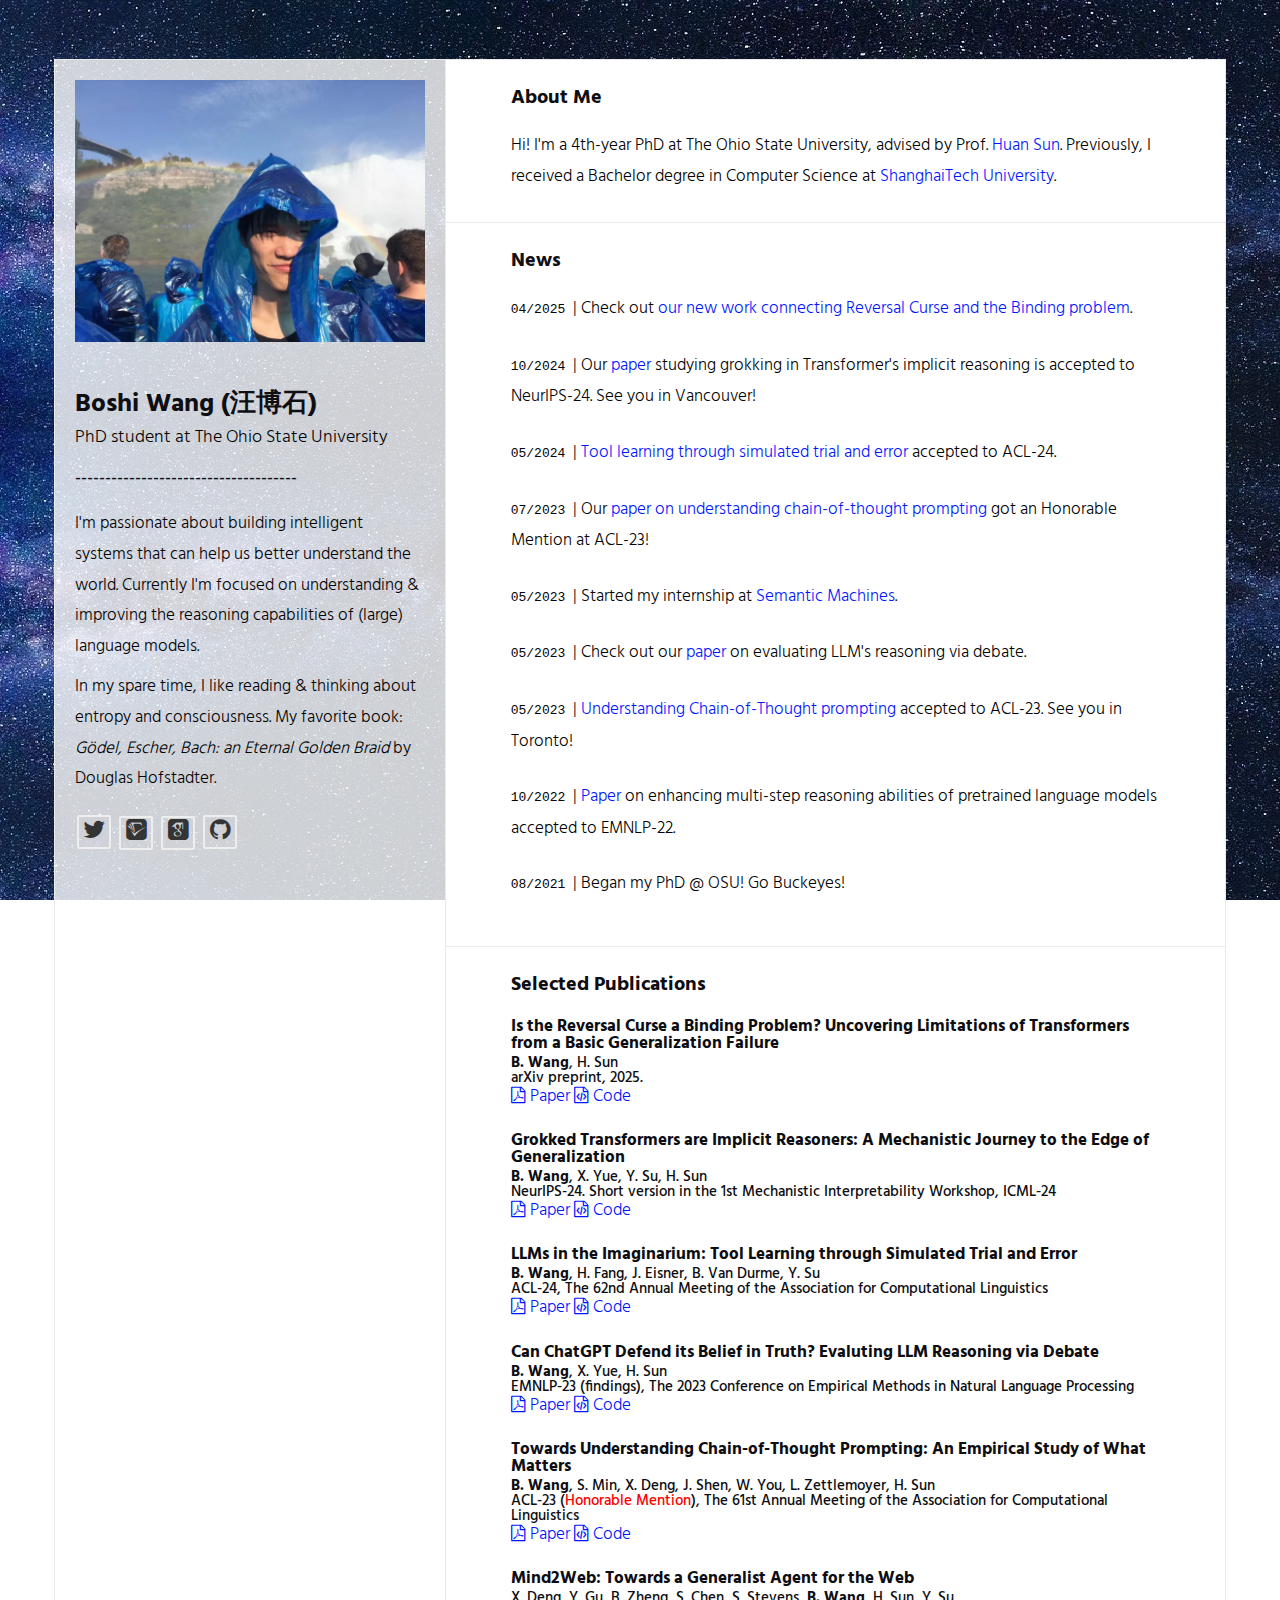
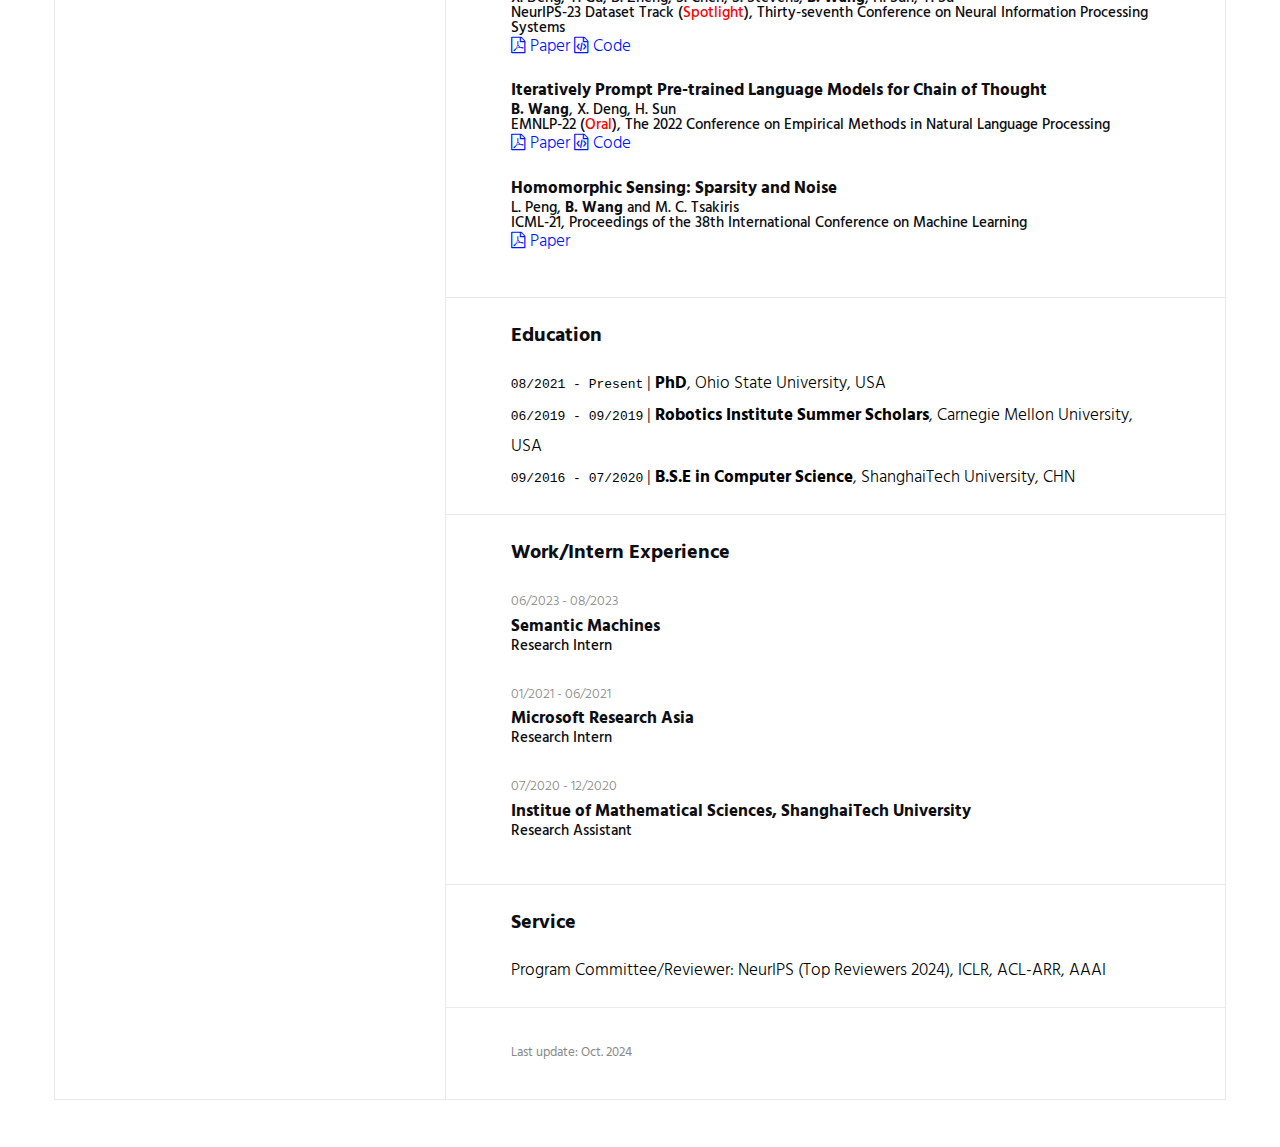
<file: index.html>
<!DOCTYPE html>
<html>
<head>
    <meta charset="utf-8">
    <meta http-equiv="X-UA-Compatible" content="IE=edge">
    <meta name="viewport" content="width=device-width, initial-scale=1">
    <!-- The above 3 meta tags *must* come first in the head; any other head content must come *after* these tags -->
    <title>Boshi Wang's Homepage</title>


    <!-- web-fonts -->
    <link href="https://fonts.googleapis.com/css?family=Hind:300,400,500,600,700" rel="stylesheet">

    <!-- font-awesome -->
    <link href="css/font-awesome.min.css" rel="stylesheet">
    <link rel="stylesheet" href="css/academicons.min.css"/>


    <!-- Bootstrap -->
    <link href="css/bootstrap.min.css" rel="stylesheet">

    <!-- Style CSS -->
    <link href="css/style.css" rel="stylesheet">

    <!-- HTML5 shim and Respond.js for IE8 support of HTML5 elements and media queries -->
    <!-- WARNING: Respond.js doesn't work if you view the page via file:// -->
    <!--[if lt IE 9]>
    <script src="https://oss.maxcdn.com/html5shiv/3.7.2/html5shiv.min.js"></script>
    <script src="https://oss.maxcdn.com/respond/1.4.2/respond.min.js"></script>
    <![endif]-->
</head>
<body id="page-top" data-spy="scroll" data-target=".navbar">
<div id="main-wrapper">
<!-- Page Preloader -->
<div id="preloader">
    <div id="status">
        <div class="status-mes"></div>
    </div>
</div>

<div class="columns-block container">
<div class="left-col-block blocks">
    <header class="header theiaStickySidebar">
        <div class="profile-img">
            <img src="img/img-profile.jpg" class="img-responsive" alt="" />
        </div>
        <div class="content">
            <h1>Boshi Wang (汪博石)</h1>
            <span class="lead">PhD student at The Ohio State University</span>

            <div class="about-text">
        <h3>-------------------------------------</h3>
		<p>
            I'm passionate about building intelligent systems that can help us better understand the world. Currently I'm focused on
            understanding & improving the reasoning capabilities of (large) language models.
        </p>
		<p>
            In my spare time, I like reading & thinking about entropy and consciousness.
            My favorite book: <em>Gödel, Escher, Bach: an Eternal Golden Braid</em> by Douglas Hofstadter.
		</p>
        </div>
            <ul class="social-icon">
                <li><a href="https://twitter.com/BoshiWang2" target="_blank"><i class="fa fa-twitter ai-2x" aria-hidden="true"></i></a></li>
                <li><a href="https://www.semanticscholar.org/author/Boshi-Wang/7425689" target="_blank"><i class="ai ai-semantic-scholar-square ai-2x" aria-hidden="true"></i></a></li>
                <li><a href="https://scholar.google.com/citations?hl=en&user=T9JrCUgAAAAJ" target="_blank"><i class="ai ai-google-scholar-square ai-2x" aria-hidden="true"></i></a></li>
                <li><a href="https://github.com/Boshi-Wang" target="_blank"><i class="fa fa-github ai-2x" aria-hidden="true"></i></a></li>
            </ul>
        </div>
	<!-- <h2>Links</h2>
        <p><li><a href="https://boshi-wang.github.io/">Blog</a></li></p> -->

    </header>
    <!-- .header-->
</div>
<!-- .left-col-block -->


<div class="right-col-block blocks">
<div class="theiaStickySidebar">
<section class="section-wrapper section-education">
    <div class="container-fluid">
        <div class="row">
            <div class="col-md-12">
            <h2>About Me</h2>
            <p>
			    Hi! I'm a 4th-year PhD at The Ohio State University,
                advised by Prof. <a href="https://u.osu.edu/ihudas/people/" target="_blank">Huan Sun</a>.
                Previously, I received a Bachelor degree in Computer Science at <a href="https://www.shanghaitech.edu.cn/eng/" target="_blank">ShanghaiTech University</a>.
            </p>
        </div>
        </div>
    </div>
</section>
<section class="section-wrapper section-education">
    <div class="container-fluid">
        <div class="row">
            <div class="col-md-12">
                <h2>News</h2>
            </div>
        </div>
        <div class="row">
            <div class="col-md-12">
                <!-- .experience-item -->

                <div class="content-item">
                    <ul>
                        <li><span class="monospaced">04/2025 </span> | Check out <a href="https://arxiv.org/abs/2504.01928">our new work connecting Reversal Curse and the Binding problem</a>.</li>
                    </ul>
                </div>

                <div class="content-item">
                    <ul>
                        <li><span class="monospaced">10/2024 </span> | Our <a href="https://arxiv.org/abs/2405.15071">paper</a> studying grokking in Transformer's implicit reasoning is accepted to NeurIPS-24. See you in Vancouver!</li>
                    </ul>
                </div>

                <div class="content-item">
                    <ul>
                        <li><span class="monospaced">05/2024 </span> | <a href="https://arxiv.org/abs/2403.04746">Tool learning through simulated trial and error</a> accepted to ACL-24.</li>
                    </ul>
                </div>

                <div class="content-item">
                    <ul>
                        <li><span class="monospaced">07/2023 </span> | Our <a href="https://arxiv.org/abs/2212.10001">paper on understanding chain-of-thought prompting</a> got an Honorable Mention at ACL-23!</li> 
                    </ul>
                </div>

                <div class="content-item">
                    <ul>
                        <li><span class="monospaced">05/2023 </span> | Started my internship at <a href="https://www.microsoft.com/en-us/research/group/semantic-machines/">Semantic Machines</a>.</li> 
                    </ul>
                </div>
                

                <div class="content-item">
                    <ul>
                        <li><span class="monospaced">05/2023 </span> | Check out our <a href="https://arxiv.org/abs/2305.13160">paper</a> on evaluating LLM's reasoning via debate.</li>
                    </ul>
                </div>
                

                <div class="content-item">
                    <ul>
                        <li><span class="monospaced">05/2023 </span> | <a href="https://arxiv.org/abs/2212.10001">Understanding Chain-of-Thought prompting</a> accepted to ACL-23. See you in Toronto!</li>
                    </ul>
                </div>
                <div class="content-item">
                    <ul>
                        <li><span class="monospaced">10/2022 </span> | <a href="https://arxiv.org/abs/2203.08383">Paper</a> on enhancing multi-step reasoning abilities of pretrained language models accepted to EMNLP-22.</li>
                    </ul>
                </div>
                <div class="content-item">
                	<ul>
                        <li><span class="monospaced">08/2021 </span> | Began my PhD @ OSU! Go Buckeyes!</li>
                    </ul>
                </div>
            </div>
        </div>
    </div>
</section>
<!-- .section-experience -->
<section class="section-wrapper section-education">
    <div class="container-fluid">
        <div class="row">
            <div class="col-md-12">
                <h2>Selected Publications</h2>
            </div>
        </div>
        <!--.row-->

        <div class="row">
            <div class="col-md-12">
                <!-- .experience-item -->

                <div class="content-item">
                    <h3>Is the Reversal Curse a Binding Problem? Uncovering Limitations of Transformers from a Basic Generalization Failure</h3>
                    <h4><strong>B. Wang</strong>, H. Sun</h4>
                    <h4>arXiv preprint, 2025.</h4>
                    <p>
                        <a href="https://arxiv.org/abs/2504.01928" target="_blank"><i class="fa fa-file-pdf-o" aria-hidden="true" ></i> Paper</a>
                        <a href="https://github.com/OSU-NLP-Group/reversal-curse-binding" target="_blank"><i class="fa fa-file-code-o" aria-hidden="true" ></i> Code</a>
                    </p>
                </div>
            </div>
        </div>

        <div class="row">
            <div class="col-md-12">
                <!-- .experience-item -->

                <div class="content-item">
                    <h3>Grokked Transformers are Implicit Reasoners: A Mechanistic Journey to the Edge of Generalization</h3>
                    <h4><strong>B. Wang</strong>, X. Yue, Y. Su, H. Sun</h4>
                    <h4>NeurIPS-24. Short version in the 1st Mechanistic Interpretability Workshop, ICML-24</h4>
                    <p>
                        <a href="https://arxiv.org/abs/2405.15071" target="_blank"><i class="fa fa-file-pdf-o" aria-hidden="true" ></i> Paper</a>
                        <a href="https://github.com/OSU-NLP-Group/GrokkedTransformer" target="_blank"><i class="fa fa-file-code-o" aria-hidden="true" ></i> Code</a>
                    </p>
                </div>
            </div>
        </div>
        
        <div class="row">
            <div class="col-md-12">
                <!-- .experience-item -->

                <div class="content-item">
                    <h3>LLMs in the Imaginarium: Tool Learning through Simulated Trial and Error</h3>
                    <h4><strong>B. Wang</strong>, H. Fang, J. Eisner, B. Van Durme, Y. Su</h4>
                    <h4>ACL-24, The 62nd Annual Meeting of the Association for Computational Linguistics</h4>
                    <p>
                        <a href="https://arxiv.org/abs/2403.04746" target="_blank"><i class="fa fa-file-pdf-o" aria-hidden="true" ></i> Paper</a>
                        <a href="https://github.com/microsoft/simulated-trial-and-error" target="_blank"><i class="fa fa-file-code-o" aria-hidden="true" ></i> Code</a>
                    </p>
                </div>
            </div>
        </div>
	    
	   <div class="row">
            <div class="col-md-12">
                <!-- .experience-item -->

                <div class="content-item">
                    <h3>Can ChatGPT Defend its Belief in Truth? Evaluting LLM Reasoning via Debate</h3>
                    <h4><strong>B. Wang</strong>, X. Yue, H. Sun</h4>
                    <h4>EMNLP-23 (findings), The 2023 Conference on Empirical Methods in Natural Language Processing</h4>
                    <p>
                        <a href="https://arxiv.org/abs/2305.13160" target="_blank"><i class="fa fa-file-pdf-o" aria-hidden="true" ></i> Paper</a>
                        <a href="https://github.com/OSU-NLP-Group/Auto-Dialectical-Evaluation" target="_blank"><i class="fa fa-file-code-o" aria-hidden="true" ></i> Code</a>
                    </p>
                </div>
            </div>
        </div>
	    
        <div class="row">
            <div class="col-md-12">
                <!-- .experience-item -->

                <div class="content-item">
                    <h3>Towards Understanding Chain-of-Thought Prompting: An Empirical Study of What Matters</h3>
                    <h4><strong>B. Wang</strong>, S. Min, X. Deng, J. Shen, W. You, L. Zettlemoyer, H. Sun</h4>
                    <h4>ACL-23 (<FONT COLOR="#FF0000">Honorable Mention</FONT COLOR="#FF0000">), The 61st Annual Meeting of the Association for Computational Linguistics</h4>
                    <p>
                        <a href="https://arxiv.org/pdf/2212.10001.pdf" target="_blank"><i class="fa fa-file-pdf-o" aria-hidden="true" ></i> Paper</a>
                        <a href="https://github.com/sunlab-osu/Understanding-CoT" target="_blank"><i class="fa fa-file-code-o" aria-hidden="true" ></i> Code</a>
                    </p>
                </div>
            </div>
        </div>

        <div class="row">
            <div class="col-md-12">
                <!-- .experience-item -->

                <div class="content-item">
                    <h3>Mind2Web: Towards a Generalist Agent for the Web</h3>
                    <h4>X. Deng, Y. Gu, B. Zheng, S. Chen, S. Stevens, <strong>B. Wang</strong>, H. Sun, Y. Su</h4>
                    <h4>NeurIPS-23 Dataset Track (<FONT COLOR="#FF0000">Spotlight</FONT COLOR="#FF0000">), Thirty-seventh Conference on Neural Information Processing Systems</h4>
                    <p>
                        <a href="https://arxiv.org/abs/2306.06070" target="_blank"><i class="fa fa-file-pdf-o" aria-hidden="true" ></i> Paper</a>
                        <a href="https://github.com/OSU-NLP-Group/Mind2Web" target="_blank"><i class="fa fa-file-code-o" aria-hidden="true" ></i> Code</a>
                    </p>
                </div>
            </div>
        </div>

        <div class="row">
            <div class="col-md-12">
                <!-- .experience-item -->

                <div class="content-item">
                    <h3>Iteratively Prompt Pre-trained Language Models for Chain of Thought</h3>
                    <h4><strong>B. Wang</strong>, X. Deng, H. Sun</h4>
		            <h4>EMNLP-22 (<FONT COLOR="#FF0000">Oral</FONT COLOR="#FF0000">), The 2022 Conference on Empirical Methods in Natural Language Processing</h4>
                    <p>
                        <a href="https://arxiv.org/pdf/2203.08383.pdf" target="_blank"><i class="fa fa-file-pdf-o" aria-hidden="true" ></i> Paper</a>
                        <a href="https://github.com/sunlab-osu/IterPrompt" target="_blank"><i class="fa fa-file-code-o" aria-hidden="true" ></i> Code</a>
                    </p>
                </div>
            </div>
        </div>
        <!--.row-->
        <!--.row-->
        <!--.row-->
        <div class="row">
            <div class="col-md-12">
                <!-- .experience-item -->
                <div class="content-item">
                    <h3>Homomorphic Sensing: Sparsity and Noise</h3>
                    <h4>L. Peng, <strong>B. Wang</strong> and M. C. Tsakiris</h4>
		            <h4>ICML-21, Proceedings of the 38th International Conference on Machine Learning</h4>
                    <p><a href="http://proceedings.mlr.press/v139/peng21a/peng21a.pdf" target="_blank"><i class="fa fa-file-pdf-o" aria-hidden="true" ></i> Paper</a></p>
                </div>
            </div>
        </div>


    </div>
    <!-- .container-fluid -->
</section>

<!--
<section class="section-wrapper section-education">
    <div class="container-fluid">
        <div class="row">
            <div class="col-md-12">
                <h2>Preprints</h2>
            </div>
        </div>
        <div class="row">
            <div class="col-md-12">
                <div class="content-item">
                    <h3>Estimating the impact of non-pharmaceutical interventions on documented infections with COVID-19: A cross-country analysis</h3>
                    <h4>Nicolas Banholzer, Eva van Weenen,<strong>Bernhard Kratzwald</strong>, Arne Seeliger, Daniel Tschernutter, Pierluigi Bottrighi, Alberto Cenedese, Joan Puig Salles, Stefan Feuerriegel, and Werner Vach</h4>
                    <h4>Last Update: May 2020</h4>
                    <p><a href="https://www.medrxiv.org/content/10.1101/2020.04.16.20062141v3" target="_blank"><i class="fa fa-file-pdf-o" aria-hidden="true" ></i> Paper</a></p>
                </div>
            </div>
        </div>
        <div class="row">
            <div class="col-md-12">
                <div class="content-item">
                    <h3>Improving Video Generation for Multi-functional Applications</h3>
                    <h4><strong>Bernhard Kratzwald</strong>, Zhiwu Huang, Danda Pani Paudel, Acharya Dinesh, and Luc Van Gool</h4>
                    <h4>Last Update: November 2017</h4>

                    <p><a href="https://arxiv.org/abs/1711.11453" target="_blank"><i class="fa fa-file-pdf-o" aria-hidden="true" ></i> Paper</a> | Supplements: <a href="https://github.com/bernhard2202/improved-video-gan"target="_blank"><i class="fa fa-github" aria-hidden="true" ></i> Source Code</a>,  <a href="https://bernhard2202.github.io/ivgan/index.html" target="_blank"><i class="fa fa-home" aria-hidden="true" ></i> Project Page</a></p>
                </div>
            </div>
        </div>
  </div>
</section>
-->
<section class="section-wrapper section-education">
    <div class="container-fluid">
        <div class="row">
            <div class="col-md-12">
                <h2>Education</h2>
                    <ul>
                        <li><span class="monospaced">08/2021 - Present</span>  | <strong>PhD</strong>, Ohio State University, USA</li>
                        <li><span class="monospaced">06/2019 - 09/2019</span>  | <strong>Robotics Institute Summer Scholars</strong>, Carnegie Mellon University, USA</li>
                        <li><span class="monospaced">09/2016 - 07/2020</span>  | <strong>B.S.E in Computer Science</strong>, ShanghaiTech University, CHN</li>
                    </ul>
            </div>
        </div>

    </div>
    <!-- .container-fluid -->
</section>
<section class="section-wrapper section-education">
    <div class="container-fluid">
        <div class="row">
            <div class="col-md-12">
                <h2>Work/Intern Experience</h2>
            </div>
        </div>
        <div class="row">
            <div class="col-md-12">
                <div class="content-item">
                    <small>06/2023 - 08/2023</small>
                    <h3>Semantic Machines</h3>
                    <h4>Research Intern</h4>
                </div>
                <div class="content-item">
                    <small>01/2021 - 06/2021</small>
                    <h3>Microsoft Research Asia</h3>
                    <h4>Research Intern</h4>
                </div>
                <div class="content-item">
                    <small>07/2020 - 12/2020</small>
                    <h3>Institue of Mathematical Sciences, ShanghaiTech University</h3>
                    <h4>Research Assistant</h4>
                </div>
            </div>
        </div>
    </div>
    <!-- .container-fluid -->
</section>
<section class="section-wrapper section-education">
    <div class="container-fluid">
        <div class="row">
            <div class="col-md-12">
                <h2>Service</h2>
                    <ul>
                        <li><span>Program Committee/Reviewer: </span> NeurIPS (Top Reviewers 2024), ICLR, ACL-ARR, AAAI</li>
                    </ul>
            </div>
        </div>

    </div>
    <!-- .container-fluid -->
</section>


<footer class="footer">
    <div class="copyright-section">
        <div class="container-fluid">
            <div class="row">
                <div class="col-md-12">
                    <div class="copytext">Last update: Oct. 2024</div>
                </div>
            </div>
            <!--.row-->
        </div>
        <!-- .container-fluid -->
    </div>
    <!-- .copyright-section -->
</footer>
<!-- .footer -->
</div>
<!-- Sticky -->
</div>
<!-- .right-col-block -->
</div>
<!-- .columns-block -->
</div>
<!-- #main-wrapper -->

<!-- jquery -->
<script src="js/jquery-2.1.4.min.js"></script>

<!-- Bootstrap -->
<script src="js/bootstrap.min.js"></script>
<script src="js/theia-sticky-sidebar.js"></script>
<script src="js/scripts.js"></script>
</body>
</html>
</file>
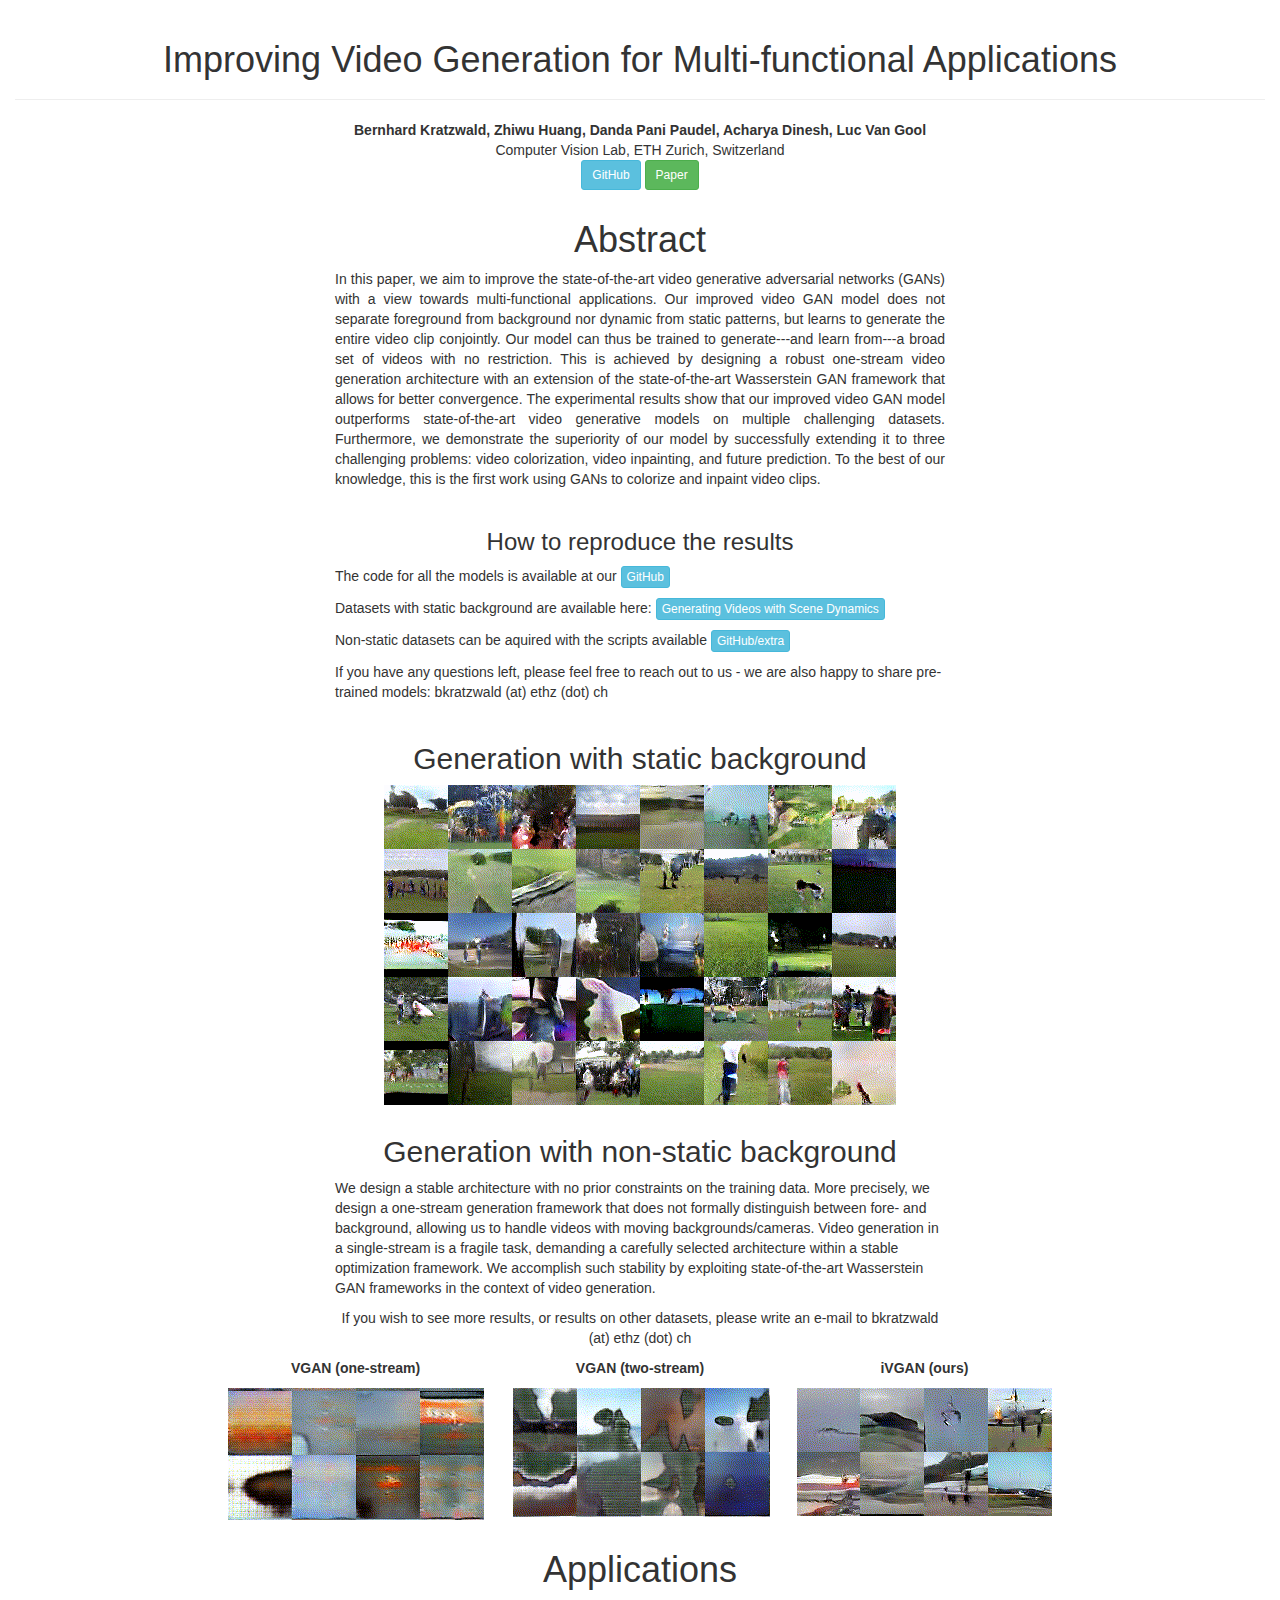
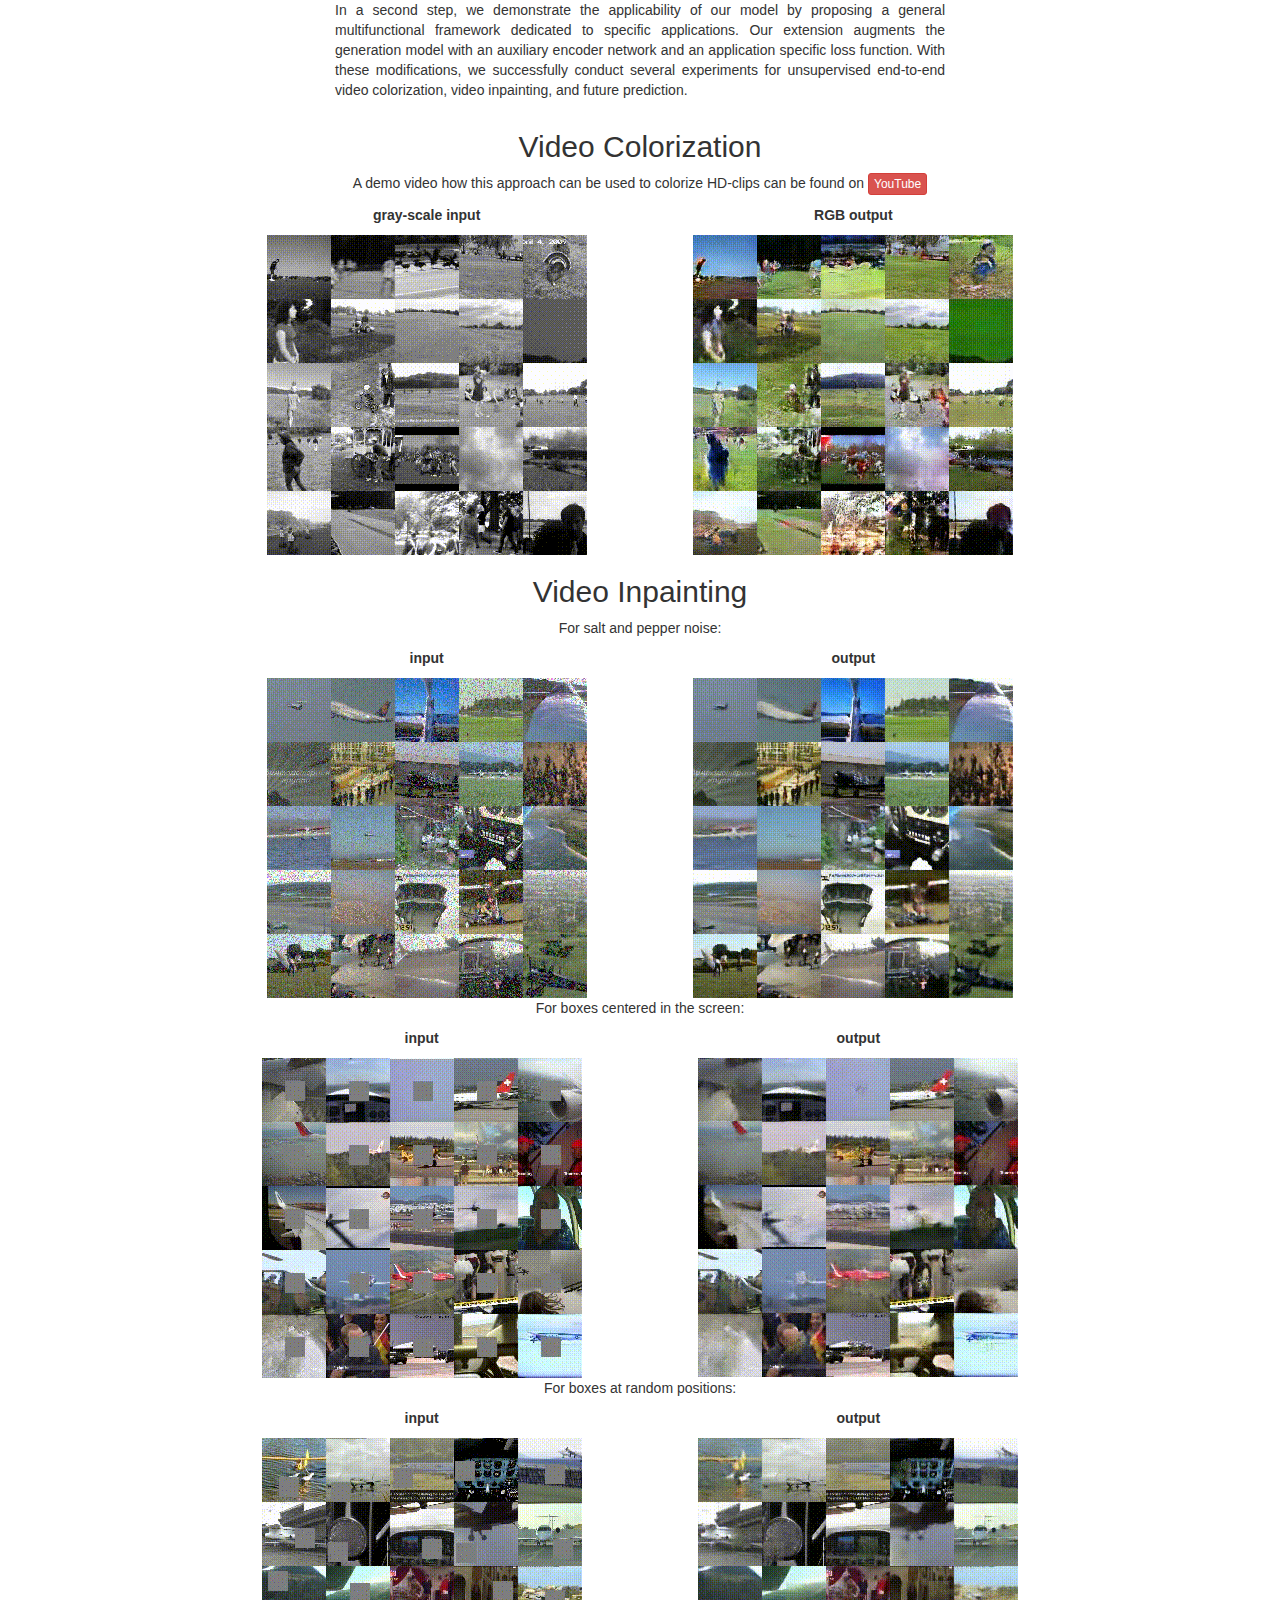
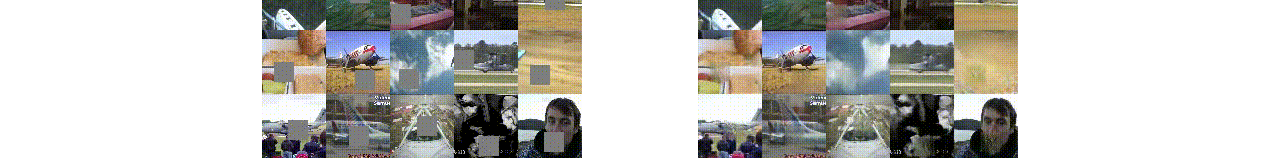
<file: ivgan/index.html>
<!DOCTYPE html>
<html lang="en">
  <head>
    <meta charset="utf-8">
    <meta http-equiv="X-UA-Compatible" content="IE=edge">
    <meta name="viewport" content="width=device-width, initial-scale=1">

    <title class="text-center">Towards an Understanding of Our World by GANing Videos in the Wild</title>

    <meta name="description" content="Source code generated using layoutit.com">
    <meta name="author" content="LayoutIt!">

    <link href="css/bootstrap.min.css" rel="stylesheet">
    <link href="css/style.css" rel="stylesheet">

  </head>
  <body>

    <div class="container-fluid">
		<div class="row">
			<div class="col-md-12">
				<div class="page-header">
					<h1 class="text-center">
						Improving Video Generation for Multi-functional Applications
					</h1>
				</div> 
				<div class="text-center">
					<strong> Bernhard Kratzwald, Zhiwu Huang, Danda Pani Paudel, Acharya Dinesh, Luc Van Gool </strong> <br/>
					Computer Vision Lab, ETH Zurich, Switzerland
					<p><a href="https://github.com/bernhard2202/improved-video-gan" class="btn btn-primary btn-sm btn-info" role="button">GitHub</a>
				<a href="https://arxiv.org/abs/1711.11453" class="btn btn-sm btn-success" role="button">Paper</a>
				</div>
				
			</div>
		</div>
		<div class="row">
			<div class="col-sm-1 col-md-2 col-lg-3"></div>
			<div class="col-sm-10 col-md-8 col-lg-6">
				<h1 class="text-center">Abstract</h1>
				<p class="text-justify">
					In this paper, we aim to improve the state-of-the-art video generative adversarial networks (GANs) with a view towards multi-functional applications. Our improved video GAN model does not separate foreground from background nor dynamic from static patterns, but learns to generate the entire video clip conjointly. Our model can thus be trained to generate---and learn from---a broad set of videos with no restriction. This is achieved by designing a robust one-stream video generation architecture with an extension of the state-of-the-art Wasserstein GAN framework that allows for better convergence. The experimental results show that our improved video GAN model outperforms state-of-the-art video generative models on multiple challenging datasets. Furthermore, we demonstrate the superiority of our model by successfully extending it to three challenging problems: video colorization, video inpainting, and future prediction. To the best of our knowledge, this is the first work using GANs to colorize and inpaint video clips.
				</p>
			</div>
			<div class="col-sm-1 col-md-2 col-lg-3"></div>
		</div>
			<div class="row"><div class="col-md-12"><p> </p> </div></div>

		
		<div class="row">
			<div class="col-sm-1 col-md-2 col-lg-3"></div>
			<div class="col-sm-10 col-md-8 col-lg-6">
				<h3 class="text-center">
					How to reproduce the results 
				</h3>
				<div class="text-aligned">
					<p>
						The code for all the models is available at our
						<a href="https://github.com/bernhard2202/improved-video-gan" class="btn btn-info btn-xs" role="button">GitHub</a>
					</p>
					<p>
						Datasets with static background are available here: 
						<a href="http://carlvondrick.com/tinyvideo/" class="btn btn-info btn-xs" role="button">Generating Videos with Scene Dynamics</a>
					</p>
					<p> 
						Non-static datasets can be aquired with the scripts available 
						<a href="https://github.com/bernhard2202/improved-video-gan/tree/master/extra"  class="btn btn-info btn-xs" role="button">GitHub/extra</a>
					</p>
					<p> 
						If you have any questions left, please feel free to reach out to us - we are also happy to share pre-trained models: bkratzwald (at) ethz (dot) ch
					</p> 
				
				</div>
			</div>
			<div class="col-sm-1 col-md-2 col-lg-3"></div>
		</div>
		<div class="row"><div class="col-md-12"><p> </p> </div></div>

		<div class="row">
			<div class="col-md-12">
				<h2 class="text-center">
					Generation with static background
				</h2>
				<div class="text-center">

				<img alt="Generation of static golf videos" src="golf.gif" />
		</div>
			</div>
		</div>
		<div class="row"><div class="col-md-12"><p> </p> </div></div>

		<div class="row">
			<div class="col-sm-1 col-md-2 col-lg-3"></div>
			<div class="col-sm-10 col-md-8 col-lg-6">
				<h2 class="text-center">
					Generation with non-static background
				</h2>
				<p class="text-align">We design a stable architecture with
					no prior constraints on the training data. More precisely,
					we design a one-stream generation framework that does
					not formally distinguish between fore- and background, allowing
					us to handle videos with moving backgrounds/cameras.
					Video generation in a single-stream is a fragile task,
					demanding a carefully selected architecture within a stable
					optimization framework. We accomplish such stability
					by exploiting state-of-the-art Wasserstein GAN frameworks
					in the context of video generation.</p>
				<p class="text-center">If you wish to see more results, or results on other datasets, please write an e-mail to bkratzwald (at) ethz (dot) ch<p>
			</div>
			<div class="col-sm-1 col-md-2 col-lg-3"></div>
		</div>
		<div class="row">
			<div class="col-sm-0 col-md-1 col-lg-2"></div>
			
			<div class="col-sm-12 col-md-10 col-lg-8">
				<div class="row">
					<div class="col-sm-4 col-md-4 col-lg-4">
						<p class="text-center">
							<strong>VGAN (one-stream)</strong>
						</p>
						<div class="text-center">
							<img alt="Generation of non-static videos with two-stream VGAN" src="ap1s.gif" />
						</div>
					</div>
					<div class="col-sm-4 col-md-4 col-lg-4">
						<p class="text-center">
							<strong>VGAN (two-stream)</strong>
						</p>
						<div class="text-center">
							<img alt="Generation of non-static videos with two-stream VGAN" src="ap2s.gif" />
						</div>
					</div>
					<div class="col-sm-4 col-md-4 col-lg-4">
						<p class="text-center">
							<strong>iVGAN (ours)</strong>
						</p>
						<div class="text-center">
							<img alt="Generation of non-static videos with our iVGAN" src="ap_ivgan.gif" />
						</div>
					</div>
				</div>
			</div>
			<div class="col-sm-0 col-md-0 col-lg-2"></div>
		</div>

		<div class="row"><div class="col-md-12"><p> </p> </div></div>
		
		<div class="row">
			<div class="col-sm-1 col-md-2 col-lg-3"></div>
			<div class="col-sm-10 col-md-8 col-lg-6">
				<h1 class="text-center">Applications</h1>
				<p class="text-justify">
					In a second step,
we demonstrate the applicability of our model by proposing
a general multifunctional framework dedicated to specific
applications. Our extension augments the generation model
with an auxiliary encoder network and an application specific
loss function. With these modifications, we successfully conduct several experiments for unsupervised end-to-end video colorization,
video inpainting, and future prediction.
				</p>
			</div>
			<div class="col-sm-1 col-md-2 col-lg-3"></div>
		</div>
		
		
		
		<div class="row">
			<h2 class="text-center">
					Video Colorization
			</h2>
			<p class="text-center"> A demo video how this approach can be used to colorize HD-clips can be found on <a class="btn btn-danger btn-xs" role="button"href="https://youtu.be/j-1VQ3uEMCM">YouTube</a> </p>
			
			<div class="col-sm-0 col-md-1 col-lg-2"></div>
			<div class="col-sm-0 col-md-5 col-lg-4">
				<p class="text-center">
					<strong>gray-scale input</strong>
				</p>
				<div class="text-center">
					<img alt="BW videos" src="bw.gif" />
				</div>
			</div>
			<div class="col-sm-0 col-md-5 col-lg-4">
				<p class="text-center">
					<strong>RGB output</strong>
				</p>
				<div class="text-center">
					<img alt="Colorized outputs" src="col.gif" />
				</div>
			</div>
			<div class="col-sm-0 col-md-1 col-lg-2"></div>
		</div>
		<div class="row">
			<h2 class="text-center">
					Video Inpainting
			</h2>
			<p class="text-center"> For salt and pepper noise: </p>
			<div class="col-sm-0 col-md-1 col-lg-2"></div>
			<div class="col-sm-0 col-md-5 col-lg-4">
				<p class="text-center">
					<strong>input</strong>
				</p>
				<div class="text-center">

				<img alt="damaged inputs" src="in0.gif" />
				</div>
			</div>
			<div class="col-sm-0 col-md-5 col-lg-4">
				<p class="text-center">
					<strong>output</strong>
				</p>
				<div class="text-center">
					<img alt="recovered outputs" src="out0.gif" />
				</div>
			</div>
			<div class="col-sm-0 col-md-1 col-lg-2"></div>
		</div>
	</div>
		<div class="row">
			<p class="text-center"> For boxes centered in the screen: </p>
			<div class="col-sm-0 col-md-1 col-lg-2"></div>
			<div class="col-sm-0 col-md-5 col-lg-4">
				<p class="text-center">
					<strong>input</strong>
				</p>
				<div class="text-center">

				<img alt="damaged inputs" src="in.gif" />
				</div>
			</div>
			<div class="col-sm-0 col-md-5 col-lg-4">
				<p class="text-center">
					<strong>output</strong>
				</p>
				<div class="text-center">
					<img alt="recovered outputs" src="out.gif" />
				</div>
			</div>
			<div class="col-sm-0 col-md-1 col-lg-2"></div>
		</div>
	</div>
		<div class="row">
			<p class="text-center"> For boxes at random positions: </p>
			<div class="col-sm-0 col-md-1 col-lg-2"></div>
			<div class="col-sm-0 col-md-5 col-lg-4">
				<p class="text-center">
					<strong>input</strong>
				</p>
				<div class="text-center">

				<img alt="damaged inputs" src="in1.gif" />
				</div>
			</div>
			<div class="col-sm-0 col-md-5 col-lg-4">
				<p class="text-center">
					<strong>output</strong>
				</p>
				<div class="text-center">
					<img alt="recovered outputs" src="out1.gif" />
				</div>
			</div>
			<div class="col-sm-0 col-md-1 col-lg-2"></div>
		</div>
	</div>

    <script src="js/jquery.min.js"></script>
    <script src="js/bootstrap.min.js"></script>
    <script src="js/scripts.js"></script>
  </body>
</html>
</file>
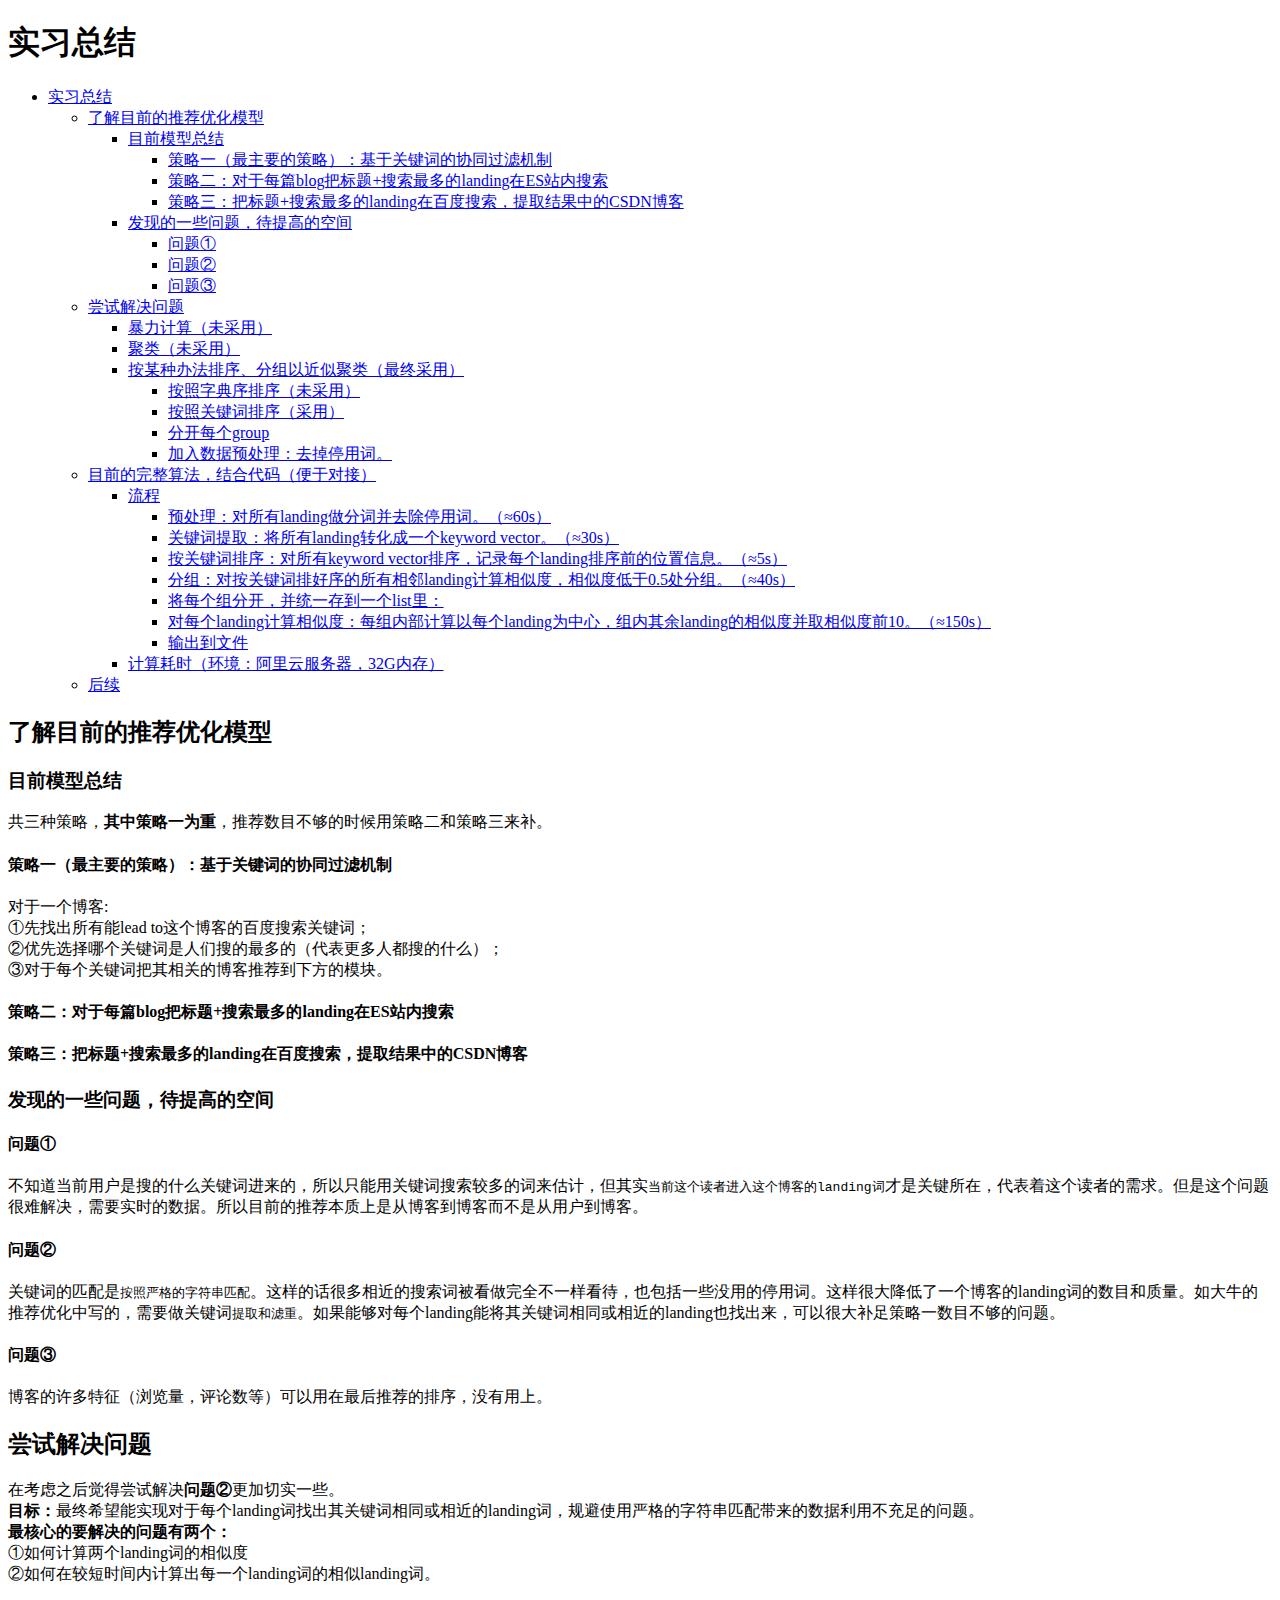
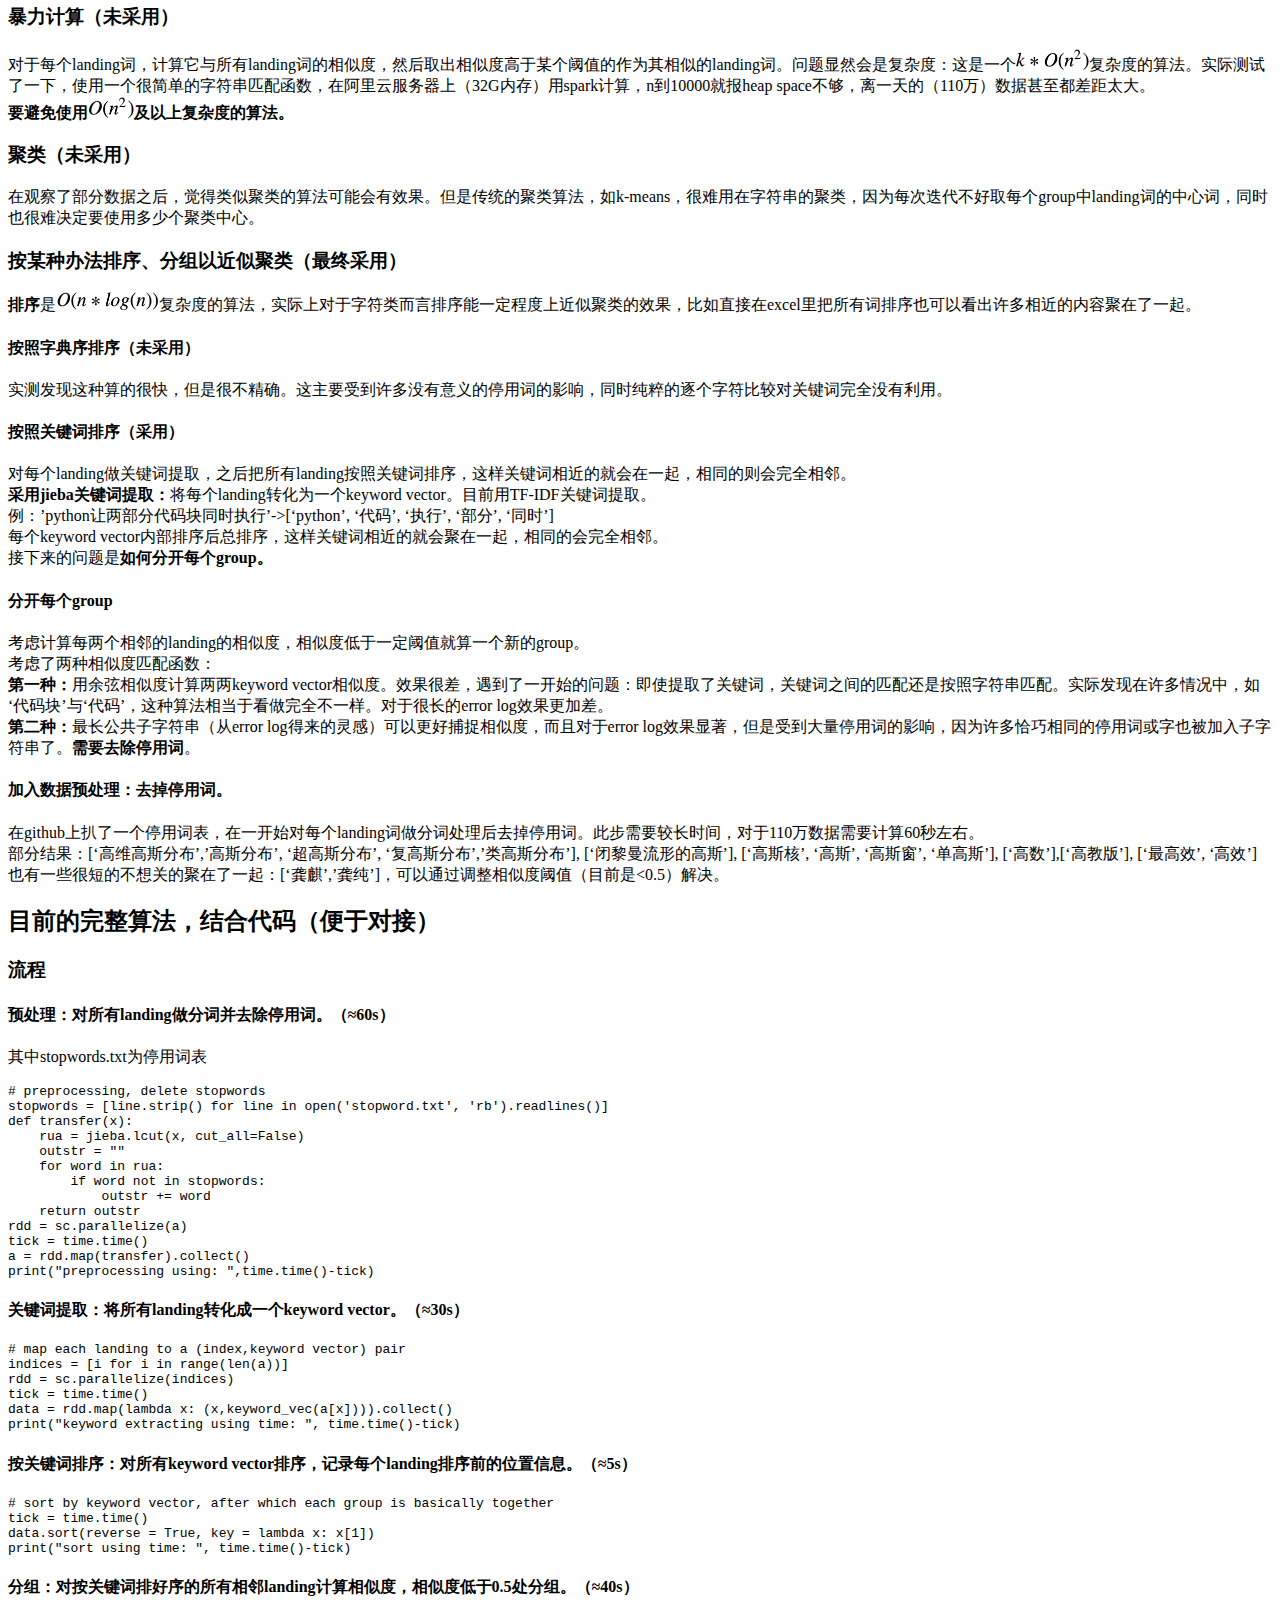
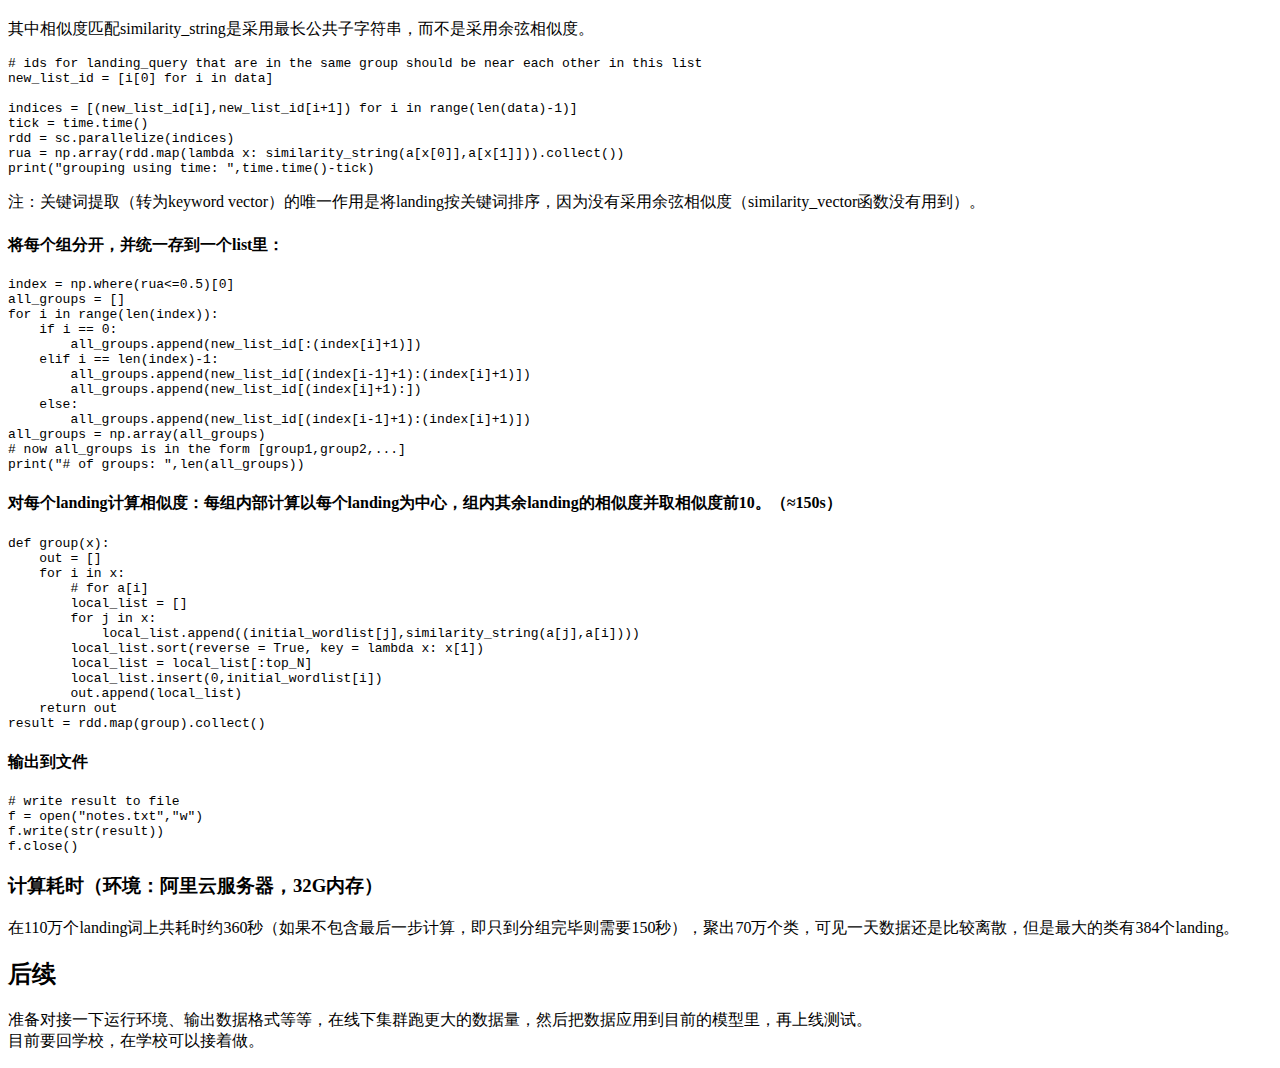
<file: documents/实习总结.html>
<!DOCTYPE html><html><head><title>实习总结</title><meta charset='utf-8'><link href='https://dn-maxiang.qbox.me/res-min/themes/marxico.css' rel='stylesheet'><style></style></head><body><div id='preview-contents' class='note-content'>
                        
                    



<h1 id="实习总结">实习总结</h1>

<div><div class="toc"><div class="toc">
<ul>
<li><a href="#实习总结">实习总结</a><ul>
<li><a href="#了解目前的推荐优化模型">了解目前的推荐优化模型</a><ul>
<li><a href="#目前模型总结">目前模型总结</a><ul>
<li><a href="#策略一最主要的策略基于关键词的协同过滤机制">策略一（最主要的策略）：基于关键词的协同过滤机制</a></li>
<li><a href="#策略二对于每篇blog把标题搜索最多的landing在es站内搜索">策略二：对于每篇blog把标题+搜索最多的landing在ES站内搜索</a></li>
<li><a href="#策略三把标题搜索最多的landing在百度搜索提取结果中的csdn博客">策略三：把标题+搜索最多的landing在百度搜索，提取结果中的CSDN博客</a></li>
</ul>
</li>
<li><a href="#发现的一些问题待提高的空间">发现的一些问题，待提高的空间</a><ul>
<li><a href="#问题①">问题①</a></li>
<li><a href="#问题②">问题②</a></li>
<li><a href="#问题③">问题③</a></li>
</ul>
</li>
</ul>
</li>
<li><a href="#尝试解决问题">尝试解决问题</a><ul>
<li><a href="#暴力计算未采用">暴力计算（未采用）</a></li>
<li><a href="#聚类未采用">聚类（未采用）</a></li>
<li><a href="#按某种办法排序分组以近似聚类最终采用">按某种办法排序、分组以近似聚类（最终采用）</a><ul>
<li><a href="#按照字典序排序未采用">按照字典序排序（未采用）</a></li>
<li><a href="#按照关键词排序采用">按照关键词排序（采用）</a></li>
<li><a href="#分开每个group">分开每个group</a></li>
<li><a href="#加入数据预处理去掉停用词">加入数据预处理：去掉停用词。</a></li>
</ul>
</li>
</ul>
</li>
<li><a href="#目前的完整算法结合代码便于对接">目前的完整算法，结合代码（便于对接）</a><ul>
<li><a href="#流程">流程</a><ul>
<li><a href="#预处理对所有landing做分词并去除停用词60s">预处理：对所有landing做分词并去除停用词。（≈60s）</a></li>
<li><a href="#关键词提取将所有landing转化成一个keyword-vector30s">关键词提取：将所有landing转化成一个keyword vector。（≈30s）</a></li>
<li><a href="#按关键词排序对所有keyword-vector排序记录每个landing排序前的位置信息5s">按关键词排序：对所有keyword vector排序，记录每个landing排序前的位置信息。（≈5s）</a></li>
<li><a href="#分组对按关键词排好序的所有相邻landing计算相似度相似度低于05处分组40s">分组：对按关键词排好序的所有相邻landing计算相似度，相似度低于0.5处分组。（≈40s）</a></li>
<li><a href="#将每个组分开并统一存到一个list里">将每个组分开，并统一存到一个list里：</a></li>
<li><a href="#对每个landing计算相似度每组内部计算以每个landing为中心组内其余landing的相似度并取相似度前10150s">对每个landing计算相似度：每组内部计算以每个landing为中心，组内其余landing的相似度并取相似度前10。（≈150s）</a></li>
<li><a href="#输出到文件">输出到文件</a></li>
</ul>
</li>
<li><a href="#计算耗时环境阿里云服务器32g内存">计算耗时（环境：阿里云服务器，32G内存）</a></li>
</ul>
</li>
<li><a href="#后续">后续</a></li>
</ul>
</li>
</ul>
</div>
</div>
</div>

<h2 id="了解目前的推荐优化模型">了解目前的推荐优化模型</h2>



<h3 id="目前模型总结">目前模型总结</h3>

<p>共三种策略，<strong>其中策略一为重</strong>，推荐数目不够的时候用策略二和策略三来补。</p>

<h4 id="策略一最主要的策略基于关键词的协同过滤机制">策略一（最主要的策略）：基于关键词的协同过滤机制</h4>

<p>对于一个博客: <br>
①先找出所有能lead to这个博客的百度搜索关键词； <br>
②优先选择哪个关键词是人们搜的最多的（代表更多人都搜的什么）； <br>
③对于每个关键词把其相关的博客推荐到下方的模块。</p>



<h4 id="策略二对于每篇blog把标题搜索最多的landing在es站内搜索">策略二：对于每篇blog把标题+搜索最多的landing在ES站内搜索</h4>

<h4 id="策略三把标题搜索最多的landing在百度搜索提取结果中的csdn博客">策略三：把标题+搜索最多的landing在百度搜索，提取结果中的CSDN博客</h4>

<h3 id="发现的一些问题待提高的空间">发现的一些问题，待提高的空间</h3>



<h4 id="问题①">问题①</h4>

<p>不知道当前用户是搜的什么关键词进来的，所以只能用关键词搜索较多的词来估计，但其实<code>当前这个读者进入这个博客的landing词</code>才是关键所在，代表着这个读者的需求。但是这个问题很难解决，需要实时的数据。所以目前的推荐本质上是从博客到博客而不是从用户到博客。</p>



<h4 id="问题②">问题②</h4>

<p>关键词的匹配是<code>按照严格的字符串匹配</code>。这样的话很多相近的搜索词被看做完全不一样看待，也包括一些没用的停用词。这样很大降低了一个博客的landing词的数目和质量。如大牛的推荐优化中写的，需要做关键词<code>提取和滤重</code>。如果能够对每个landing能将其关键词相同或相近的landing也找出来，可以很大补足策略一数目不够的问题。</p>

<h4 id="问题③">问题③</h4>

<p>博客的许多特征（浏览量，评论数等）可以用在最后推荐的排序，没有用上。</p>

<h2 id="尝试解决问题">尝试解决问题</h2>

<p>在考虑之后觉得尝试解决<strong>问题②</strong>更加切实一些。 <br>
<strong>目标：</strong>最终希望能实现对于每个landing词找出其关键词相同或相近的landing词，规避使用严格的字符串匹配带来的数据利用不充足的问题。 <br>
<strong>最核心的要解决的问题有两个：</strong> <br>
①如何计算两个landing词的相似度 <br>
②如何在较短时间内计算出每一个landing词的相似landing词。</p>

<h3 id="暴力计算未采用">暴力计算（未采用）</h3>

<p>对于每个landing词，计算它与所有landing词的相似度，然后取出相似度高于某个阈值的作为其相似的landing词。问题显然会是复杂度：这是一个<span xmlns="http://www.w3.org/1999/xhtml" class="" rel="d2339572851da2423398f6e35d6212dd"><span class="MathJax_SVG" id="MathJax-Element-10-Frame" role="textbox" aria-readonly="true" style="font-size: 100%; display: inline-block;"><span><img type="image/png" width="72.9625" height="20.9875" longdesc="__SVG__undefined" src="[data-uri]" style="margin-top:0;margin-bottom:0;"></span></span></span>复杂度的算法。实际测试了一下，使用一个很简单的字符串匹配函数，在阿里云服务器上（32G内存）用spark计算，n到10000就报heap space不够，离一天的（110万）数据甚至都差距太大。 <br>
<strong>要避免使用<span xmlns="http://www.w3.org/1999/xhtml" class="" rel="3987120c67ed5a9162aa9841b531c3a9"><span class="MathJax_SVG" id="MathJax-Element-11-Frame" role="textbox" aria-readonly="true" style="font-size: 100%; display: inline-block;"><span><img type="image/png" width="45.975" height="20.9875" longdesc="__SVG__undefined" src="[data-uri]" style="margin-top:0;margin-bottom:0;"></span></span></span>及以上复杂度的算法。</strong></p>

<h3 id="聚类未采用">聚类（未采用）</h3>

<p>在观察了部分数据之后，觉得类似聚类的算法可能会有效果。但是传统的聚类算法，如k-means，很难用在字符串的聚类，因为每次迭代不好取每个group中landing词的中心词，同时也很难决定要使用多少个聚类中心。</p>

<h3 id="按某种办法排序分组以近似聚类最终采用">按某种办法排序、分组以近似聚类（最终采用）</h3>

<p><strong>排序</strong>是<span xmlns="http://www.w3.org/1999/xhtml" class="" rel="886d98d27305a631e732032f8ed6c50c"><span class="MathJax_SVG" id="MathJax-Element-9-Frame" role="textbox" aria-readonly="true" style="font-size: 100%; display: inline-block;"><span><img type="image/png" width="102.963" height="17.9875" longdesc="__SVG__undefined" src="[data-uri]" style="margin-top:0;margin-bottom:0;"></span></span></span>复杂度的算法，实际上对于字符类而言排序能一定程度上近似聚类的效果，比如直接在excel里把所有词排序也可以看出许多相近的内容聚在了一起。</p>

<h4 id="按照字典序排序未采用">按照字典序排序（未采用）</h4>

<p>实测发现这种算的很快，但是很不精确。这主要受到许多没有意义的停用词的影响，同时纯粹的逐个字符比较对关键词完全没有利用。</p>

<h4 id="按照关键词排序采用">按照关键词排序（采用）</h4>

<p>对每个landing做关键词提取，之后把所有landing按照关键词排序，这样关键词相近的就会在一起，相同的则会完全相邻。 <br>
<strong>采用jieba关键词提取：</strong>将每个landing转化为一个keyword vector。目前用TF-IDF关键词提取。 <br>
例：’python让两部分代码块同时执行’-&gt;[‘python’, ‘代码’, ‘执行’, ‘部分’, ‘同时’] <br>
每个keyword vector内部排序后总排序，这样关键词相近的就会聚在一起，相同的会完全相邻。 <br>
接下来的问题是<strong>如何分开每个group。</strong></p>

<h4 id="分开每个group">分开每个group</h4>

<p>考虑计算每两个相邻的landing的相似度，相似度低于一定阈值就算一个新的group。 <br>
考虑了两种相似度匹配函数： <br>
<strong>第一种：</strong>用余弦相似度计算两两keyword vector相似度。效果很差，遇到了一开始的问题：即使提取了关键词，关键词之间的匹配还是按照字符串匹配。实际发现在许多情况中，如‘代码块’与‘代码’，这种算法相当于看做完全不一样。对于很长的error log效果更加差。 <br>
<strong>第二种：</strong>最长公共子字符串（从error log得来的灵感）可以更好捕捉相似度，而且对于error log效果显著，但是受到大量停用词的影响，因为许多恰巧相同的停用词或字也被加入子字符串了。<strong>需要去除停用词</strong>。</p>

<h4 id="加入数据预处理去掉停用词">加入数据预处理：去掉停用词。</h4>

<p>在github上扒了一个停用词表，在一开始对每个landing词做分词处理后去掉停用词。此步需要较长时间，对于110万数据需要计算60秒左右。 <br>
部分结果：[‘高维高斯分布’,’高斯分布’, ‘超高斯分布’, ‘复高斯分布’,’类高斯分布’], [‘闭黎曼流形的高斯’], [‘高斯核’, ‘高斯’, ‘高斯窗’, ‘单高斯’], [‘高数’],[‘高教版’], [‘最高效’, ‘高效’] <br>
也有一些很短的不想关的聚在了一起：[‘龚麒’,’龚纯’]，可以通过调整相似度阈值（目前是&lt;0.5）解决。</p>



<h2 id="目前的完整算法结合代码便于对接">目前的完整算法，结合代码（便于对接）</h2>



<h3 id="流程">流程</h3>

<h4 id="预处理对所有landing做分词并去除停用词60s"><strong>预处理</strong>：对所有landing做分词并去除停用词。（≈60s）</h4>

<p>其中stopwords.txt为停用词表</p>

<pre class="prettyprint hljs-dark"><code class="language-python hljs"><div class="hljs-line"><span class="hljs-comment"># preprocessing, delete stopwords</span>
</div><div class="hljs-line">stopwords = [line.strip() <span class="hljs-keyword">for</span> line <span class="hljs-keyword">in</span> open(<span class="hljs-string">'stopword.txt'</span>, <span class="hljs-string">'rb'</span>).readlines()]
</div><div class="hljs-line"><span class="hljs-function"><span class="hljs-keyword">def</span> <span class="hljs-title">transfer</span><span class="hljs-params">(x)</span>:</span>
</div><div class="hljs-line">    rua = jieba.lcut(x, cut_all=<span class="hljs-keyword">False</span>)
</div><div class="hljs-line">    outstr = <span class="hljs-string">""</span>
</div><div class="hljs-line">    <span class="hljs-keyword">for</span> word <span class="hljs-keyword">in</span> rua:
</div><div class="hljs-line">        <span class="hljs-keyword">if</span> word <span class="hljs-keyword">not</span> <span class="hljs-keyword">in</span> stopwords:
</div><div class="hljs-line">            outstr += word
</div><div class="hljs-line">    <span class="hljs-keyword">return</span> outstr
</div><div class="hljs-line">rdd = sc.parallelize(a)
</div><div class="hljs-line">tick = time.time()
</div><div class="hljs-line">a = rdd.map(transfer).collect()
</div><div class="hljs-line">print(<span class="hljs-string">"preprocessing using: "</span>,time.time()-tick)
</div></code></pre>



<h4 id="关键词提取将所有landing转化成一个keyword-vector30s"><strong>关键词提取</strong>：将所有landing转化成一个keyword vector。（≈30s）</h4>

<pre class="prettyprint hljs-dark"><code class="language-python hljs"><div class="hljs-line"><span class="hljs-comment"># map each landing to a (index,keyword vector) pair</span>
</div><div class="hljs-line">indices = [i <span class="hljs-keyword">for</span> i <span class="hljs-keyword">in</span> range(len(a))]
</div><div class="hljs-line">rdd = sc.parallelize(indices)
</div><div class="hljs-line">tick = time.time()
</div><div class="hljs-line">data = rdd.map(<span class="hljs-keyword">lambda</span> x: (x,keyword_vec(a[x]))).collect()
</div><div class="hljs-line">print(<span class="hljs-string">"keyword extracting using time: "</span>, time.time()-tick)
</div></code></pre>



<h4 id="按关键词排序对所有keyword-vector排序记录每个landing排序前的位置信息5s"><strong>按关键词排序</strong>：对所有keyword vector排序，记录每个landing排序前的位置信息。（≈5s）</h4>

<pre class="prettyprint hljs-dark"><code class="language-python hljs"><div class="hljs-line"><span class="hljs-comment"># sort by keyword vector, after which each group is basically together</span>
</div><div class="hljs-line">tick = time.time()
</div><div class="hljs-line">data.sort(reverse = <span class="hljs-keyword">True</span>, key = <span class="hljs-keyword">lambda</span> x: x[<span class="hljs-number">1</span>])
</div><div class="hljs-line">print(<span class="hljs-string">"sort using time: "</span>, time.time()-tick)
</div></code></pre>



<h4 id="分组对按关键词排好序的所有相邻landing计算相似度相似度低于05处分组40s"><strong>分组</strong>：对按关键词排好序的所有相邻landing计算相似度，相似度低于0.5处分组。（≈40s）</h4>

<p>其中相似度匹配similarity_string是采用最长公共子字符串，而不是采用余弦相似度。</p>

<pre class="prettyprint hljs-dark"><code class="language-python hljs"><div class="hljs-line"><span class="hljs-comment"># ids for landing_query that are in the same group should be near each other in this list</span>
</div><div class="hljs-line">new_list_id = [i[<span class="hljs-number">0</span>] <span class="hljs-keyword">for</span> i <span class="hljs-keyword">in</span> data]   
</div><div class="hljs-line"><wbr>
</div><div class="hljs-line">indices = [(new_list_id[i],new_list_id[i+<span class="hljs-number">1</span>]) <span class="hljs-keyword">for</span> i <span class="hljs-keyword">in</span> range(len(data)<span class="hljs-number">-1</span>)]
</div><div class="hljs-line">tick = time.time()
</div><div class="hljs-line">rdd = sc.parallelize(indices)
</div><div class="hljs-line">rua = np.array(rdd.map(<span class="hljs-keyword">lambda</span> x: similarity_string(a[x[<span class="hljs-number">0</span>]],a[x[<span class="hljs-number">1</span>]])).collect())
</div><div class="hljs-line">print(<span class="hljs-string">"grouping using time: "</span>,time.time()-tick)
</div></code></pre>

<p>注：关键词提取（转为keyword vector）的唯一作用是将landing按关键词排序，因为没有采用余弦相似度（similarity_vector函数没有用到）。</p>

<h4 id="将每个组分开并统一存到一个list里">将每个组分开，并统一存到一个list里：</h4>

<pre class="prettyprint hljs-dark"><code class="language-python hljs"><div class="hljs-line">index = np.where(rua&lt;=<span class="hljs-number">0.5</span>)[<span class="hljs-number">0</span>]
</div><div class="hljs-line">all_groups = []
</div><div class="hljs-line"><span class="hljs-keyword">for</span> i <span class="hljs-keyword">in</span> range(len(index)):
</div><div class="hljs-line">    <span class="hljs-keyword">if</span> i == <span class="hljs-number">0</span>:
</div><div class="hljs-line">        all_groups.append(new_list_id[:(index[i]+<span class="hljs-number">1</span>)])
</div><div class="hljs-line">    <span class="hljs-keyword">elif</span> i == len(index)<span class="hljs-number">-1</span>:
</div><div class="hljs-line">        all_groups.append(new_list_id[(index[i<span class="hljs-number">-1</span>]+<span class="hljs-number">1</span>):(index[i]+<span class="hljs-number">1</span>)])
</div><div class="hljs-line">        all_groups.append(new_list_id[(index[i]+<span class="hljs-number">1</span>):])
</div><div class="hljs-line">    <span class="hljs-keyword">else</span>:
</div><div class="hljs-line">        all_groups.append(new_list_id[(index[i<span class="hljs-number">-1</span>]+<span class="hljs-number">1</span>):(index[i]+<span class="hljs-number">1</span>)])
</div><div class="hljs-line">all_groups = np.array(all_groups)
</div><div class="hljs-line"><span class="hljs-comment"># now all_groups is in the form [group1,group2,...]</span>
</div><div class="hljs-line">print(<span class="hljs-string">"# of groups: "</span>,len(all_groups))
</div></code></pre>



<h4 id="对每个landing计算相似度每组内部计算以每个landing为中心组内其余landing的相似度并取相似度前10150s">对每个landing计算相似度：每组内部计算以每个landing为中心，组内其余landing的相似度并取相似度前10。（≈150s）</h4>



<pre class="prettyprint hljs-dark"><code class="language-python hljs"><div class="hljs-line"><span class="hljs-function"><span class="hljs-keyword">def</span> <span class="hljs-title">group</span><span class="hljs-params">(x)</span>:</span>
</div><div class="hljs-line">    out = []
</div><div class="hljs-line">    <span class="hljs-keyword">for</span> i <span class="hljs-keyword">in</span> x:
</div><div class="hljs-line">        <span class="hljs-comment"># for a[i] </span>
</div><div class="hljs-line">        local_list = []
</div><div class="hljs-line">        <span class="hljs-keyword">for</span> j <span class="hljs-keyword">in</span> x:
</div><div class="hljs-line">            local_list.append((initial_wordlist[j],similarity_string(a[j],a[i])))
</div><div class="hljs-line">        local_list.sort(reverse = <span class="hljs-keyword">True</span>, key = <span class="hljs-keyword">lambda</span> x: x[<span class="hljs-number">1</span>])
</div><div class="hljs-line">        local_list = local_list[:top_N]
</div><div class="hljs-line">        local_list.insert(<span class="hljs-number">0</span>,initial_wordlist[i])
</div><div class="hljs-line">        out.append(local_list)
</div><div class="hljs-line">    <span class="hljs-keyword">return</span> out
</div><div class="hljs-line">result = rdd.map(group).collect()
</div></code></pre>



<h4 id="输出到文件">输出到文件</h4>



<pre class="prettyprint hljs-dark"><code class="language-python hljs"><div class="hljs-line"><span class="hljs-comment"># write result to file</span>
</div><div class="hljs-line">f = open(<span class="hljs-string">"notes.txt"</span>,<span class="hljs-string">"w"</span>)
</div><div class="hljs-line">f.write(str(result))
</div><div class="hljs-line">f.close()
</div></code></pre>

<h3 id="计算耗时环境阿里云服务器32g内存">计算耗时（环境：阿里云服务器，32G内存）</h3>

<p>在110万个landing词上共耗时约360秒（如果不包含最后一步计算，即只到分组完毕则需要150秒），聚出70万个类，可见一天数据还是比较离散，但是最大的类有384个landing。</p>

<h2 id="后续">后续</h2>

<p>准备对接一下运行环境、输出数据格式等等，在线下集群跑更大的数据量，然后把数据应用到目前的模型里，再上线测试。 <br>
目前要回学校，在学校可以接着做。</p></div></body></html>
</file>
<file: css/style.css>
/*
Template Name: Resumex
Description: HTML5 / CSS3 One Page
Version: 1.0
Author: themehippo.com
*/

/*------------------------------------------------------------------
# [Color codes]

# Body  (text): #3a4750
# Heading Color #444444
# Theme Color (link color) #82b541
# Mid grey (sub header) #f4f4f4
# -------------------------------------------------------------------*/

body {
    font-family : 'Hind', sans-serif;
    font-size   : 17px;
    line-height : 1.8em;
    color       : #000000;
    font-weight : 300;
    background  : url("../img/pattern-bg.png") fixed;
    }

/* --------------------------------------
 * Global Typography
 *------------------------------------------*/

h1, h2, h3, h4, h5, h6 {
    margin : 0 0 15px;
    color  : #0d0d12;
    }

h1 {
    font-size   : 26px;
    line-height : 1.8em;
    font-weight : 700;
    }

h2 {
    font-size   : 20px;
    line-height : 1.8em;
    font-weight : 700;
    }

h3 {
    font-size   : 17px;
    line-height : 1.8em;
    font-weight : 500;
    }

h4 {
    font-size   : 15px;
    line-height : 1.8em;
    font-weight : 500;
    }

h5 {
    font-size   : 15px;
    line-height : 1.5em;
    font-weight : 500;
    }

h6 {
    font-size   : 15px;
    line-height : 1.5em;
    }
.monospaced {
    font-family: monospace;
    font-size: 13px;
}
/* --------------------------------------
 * LINK STYLE
 *------------------------------------------*/
a {
    color              : #0015ff;
    text-decoration    : none;
    -webkit-transition : all 0.3s ease 0s;
    -moz-transition    : all 0.3s ease 0s;
    -o-transition      : all 0.3s ease 0s;
    transition         : all 0.3s ease 0s;
    }

a,
a:active,
a:focus,
a:active {
    text-decoration : none;
    outline         : none
    }

a:hover,
a:focus {
    text-decoration : none;
    color           : #072cff;
    }

p {
    margin-bottom : 10px;
    }

ul {
    margin     : 0;
    padding    : 0;
    list-style : none;
    }

/*------------------
 * Button Style
 *------------------*/
.btn {
    padding        : 14px 30px 11px;
    margin-bottom  : 0;
    font-size      : 14px;
    font-weight    : 500;
    border-radius  : 0;
    border         : 0;
    text-transform : uppercase;
    }

.btn-lg {
    font-weight : 700;
    font-size   : 24px;
    padding     : 15px 30px;
    }

/*btn-primary*/
.btn-primary {
    background-color : #FFC107;
    }

.btn-primary:hover,
.btn-primary:focus,
.btn-primary:active:focus {
    background : #ff9800;
    }

/*btn-default*/
.btn-default {
    color            : #2a54f5;
    background-color : transparent;
    border           : 2px solid #2a54f5;
    }

.btn-default:hover,
.btn-default:focus,
.btn-default:active:focus {
    background   : #2a54f5;
    color        : #ffffff;
    border-color : #2a54f5;
    }

button:focus,
.btn:focus,
.btn:active:focus {
    outline : none;
    }

/* --------------------
 * Column Block
 * -------------------*/

.columns-block {
    display                : -webkit-flex;
    display                : flex;
    -webkit-flex-direction : row;
    flex-direction         : row;
    margin                 : 60px auto;
    padding                : 0;
    box-shadow             : 0 0 0 1px #eaeaea;
    }

.blocks {
    box-sizing : border-box;
    }

.left-col-block {
    overflow     : hidden;
    -webkit-flex : 1 0 0;
    flex         : 1 0 0;
    position     : relative;
    background   : rgba(255, 255, 255, .8);
    border-right : 1px solid #eaeaea;
    }

.right-col-block {
    -webkit-flex : 2 0 0;
    flex         : 2 0 0;
    position     : relative;
    background   : #ffffff;
    }

@media (max-width : 768px) {

    .columns-block {
        display    : block;
        margin     : 0;
        box-shadow : none;
        }

    .left-col-block {
        width    : 100%;
        position : relative;
        border   : 0;
        }

    .right-col-block {
        width      : 100%;
        position   : relative;
        box-shadow : none;
        }
    }

@media (min-width : 769px) and (max-width : 1024px) {
    .columns-block {
        margin-top    : 30px;
        margin-bottom : 30px;
        }
    }

/* --------------------
 * Section Background
 * -------------------*/

.gray-bg {
    background-color : #ffffff;
    }

/* --------------------
 *  main Wrapper
 * -------------------*/
#main-wrapper {
    overflow : hidden;
    }

/*-------------------
 * Section Wrapper
 *-------------------*/
.section-wrapper {
    padding       : 20px 50px 20px 50px;
    border-bottom : 1px solid #eaeaea;
    }

@media (max-width : 480px) {
    .section-wrapper {
        padding : 30px 20px;
        }
    }

/*---------------------------
* Section Title
*---------------------------*/
.section-title {
    margin-bottom : 15px;
    }

.section-title h2 {
    margin-bottom : 5px;
    color         : #bebece;
    }

/*-----------------------------
 * NAVIGATION & HEADER STYLE
 *-----------------------------*/

.header {
    padding  : 20px !important;
    margin   : 0;
    position : relative;
    }

.header .profile-img {
    margin-bottom : 50px;
    }

.header .content-wrapper {

    }

.header .content {
    width  : 100%;
    margin : 0 auto;
    }

.header .content h1 {
    line-height : 1;
    margin      : 0 0 5px;
    }

.header .content .lead {
    font-size : 18px;
    }

.header .content .about-text {
    margin : 10px 0;
    }

.header .btn {
    margin-top : 40px;
    }

@media (max-width : 768px) {
    .header {
        padding       : 0;
        text-align    : center;
        border-bottom : 1px solid #ededed;
        }

    .header img {
        margin : 0 auto;
        }

    .header .content {
        padding : 50px;
        }
    }

/* Header Sticky */

.sticky {
    position : -webkit-sticky;
    position : sticky;
    top      : 0;
    }

/*-------------------
 * Social Icon
 *-------------------*/

.social-icon {
    margin  : 20px 0;
    padding : 0;
    display : block;
    }

.social-icon li {
    display : inline-block;
    margin  : 0 2px;
    }

.social-icon li a {
    display       : block;
    font-size     : 12px;
    color         : #333333;
    width         : 34px;
    height        : 34px;
    line-height   : 33px;
    text-align    : center;
    border-radius : 2px;
    border        : 2px solid #eeeeee;
    }

.social-icon li a:hover {
    border-color : #cccccc;
    }

/*-------------------
 * Expertise
 *-------------------*/
.expertise-item {
    margin-bottom : 20px;
    }

.expertise-item h3 {
    margin-bottom : 5px;
    font-weight   : 700;
    }

/*-------------------
 * Skills Progressbar
 *-------------------*/

.progress-item {
    position : relative;
    }

.progress-item .progress-title {
    font-size     : 15px;
    font-weight   : 400;
    display       : inline-block;
    margin-bottom : 5px;
    }

.progress-item .progress {
    height        : 4px;
    box-shadow    : none;
    border-radius : 5px;
    }

.progress-item .progress-bar {
    background-color : #FFC107;
    box-shadow       : none;
    text-align       : right;
    }

.progress-item .progress-percent {
    font-size        : 10px;
    background-color : #313131;
    position         : absolute;
    top              : 5px;
    padding          : 0 8px;
    border-radius    : 3px;
    }

.progress-item .progress-percent::before {
    content      : "";
    position     : absolute;
    left         : 0;
    bottom       : -4px;
    border-top   : 6px solid #313131;
    border-right : 8px solid transparent;
    }

/*-------------------
 * Portfolio
 *-------------------*/

.portfolio-item {
    position      : relative;
    display       : block;
    margin-bottom : 30px;
    }

.portfolio-item .portfolio-thumb img {
    height    : auto;
    display   : block;
    max-width : 100%;
    }

.portfolio-item .portfolio-info {
    position   : absolute;
    bottom     : 0;
    padding    : 30px 15px 5px;
    width      : 100%;
    background : -webkit-linear-gradient(
            top,
            transparent 0%,
            rgba(0, 0, 0, 0.5) 100%
    );
    }

.portfolio-item .portfolio-info h3 {
    margin      : 0;
    line-height : 1;
    color       : #ffffff;
    }

.portfolio-item .portfolio-info small {
    color : #ffffff;
    }

.portfolio-item:hover .portfolio-info {
    background : -webkit-linear-gradient(
            top,
            transparent 0%,
            #000 100%
    );
    }

/*-------------------
 * Content Item
 *-------------------*/

.content-item {
    margin-bottom : 25px;
    }

.content-item h3 {
    margin         : 0 0 4px;
    line-height    : 1;
    font-weight    : bold;
    }

.content-item h4 {
    margin      : 0 0 0 0  ;
    line-height : 1;
    }

.content-item small {
    color : #888888;
    }
.content-item p {
    line-height: 1.25;
}
/*-------------------
 * Contact
 *-------------------*/

.feedback-form {
    margin-top : 50px;
    }

/*-------------------
 * Form Style
 *-------------------*/
.form-control {
    height        : 50px;
    padding       : 0 20px;
    font-size     : 13px;
    line-height   : 50px;
    color         : #969595;
    border        : 1px solid #cccccc;
    border-radius : 0;
    box-shadow    : none;
    box-sizing    : border-box;
    }

.form-control:focus,
.form-control:active {
    box-shadow : none;
    }

/* --------------------------------------------
 *   Footer
 *---------------------------------------------- */

/* Copyright */

.footer {
    padding : 30px 50px;
    }

.footer .copyright-section {
    font-size : 13px;
    color     : #888888;

    }

.footer .copyright-section .copytext {
    font-weight : 400;
    display     : block;
    }

@media (max-width : 480px) {
    .footer {
        padding : 10px 20px;
        }
    }

/* ---------------------------------------------- /*
 * Preloader
/* ---------------------------------------------- */
#preloader {
    background : rgba(255, 255, 255,.8);
    bottom     : 0;
    left       : 0;
    position   : fixed;
    right      : 0;
    top        : 0;
    z-index    : 9999;
    }

#status,
.status-mes {
    background-image    : url(../img/preloader.svg);
    background-position : center;
    background-repeat   : no-repeat;
    height              : 200px;
    left                : 50%;
    margin              : -100px 0 0 -100px;
    position            : absolute;
    top                 : 50%;
    width               : 200px;
    }

.status-mes {
    background : none;
    left       : 0;
    margin     : 0;
    text-align : center;
    top        : 65%;
    }
</file>
<file: ivgan/css/style.css>
# Empty CSS file for your own CSS
</file>
<file: css/academicons.min.css>
.ai-ul,.fa-ul{list-style-type:none}.ai-li,.fa-li{top:.14285714em;text-align:center}.ai-fw,.ai-li,.fa-fw,.fa-li{text-align:center}.ai.fa-pull-left,.fa.fa-pull-left{margin-right:.3em}@font-face{font-family:Academicons;src:url(../fonts/academicons.eot?v=1.8.6);src:url(../fonts/academicons.eot?v=1.8.6) format('embedded-opentype'),url(../fonts/academicons.ttf?v=1.8.6) format('truetype'),url(../fonts/academicons.woff?v=1.8.6) format('woff'),url(../fonts/academicons.svg?v=1.8.6#academicons) format('svg');font-weight:400;font-style:normal}.ai{display:inline-block;font:normal normal normal 14px/1 Academicons;font-size:inherit;text-rendering:auto;-webkit-font-smoothing:antialiased;-moz-osx-font-smoothing:grayscale}.ai-lg,.fa-lg{line-height:.75em;vertical-align:-15%}.ai-academia:before{content:"\e9af"}.ai-academia-square:before{content:"\e93d"}.ai-acclaim:before{content:"\e92e"}.ai-acclaim-square:before{content:"\e93a"}.ai-acm:before{content:"\e93c"}.ai-acm-square:before{content:"\e95d"}.ai-acmdl:before{content:"\e96a"}.ai-acmdl-square:before{content:"\e9d3"}.ai-ads:before{content:"\e9cb"}.ai-ads-square:before{content:"\e94a"}.ai-arxiv:before{content:"\e974"}.ai-arxiv-square:before{content:"\e9a6"}.ai-biorxiv:before{content:"\e9a2"}.ai-biorxiv-square:before{content:"\e98b"}.ai-ceur:before{content:"\e96d"}.ai-ceur-square:before{content:"\e92f"}.ai-coursera:before{content:"\e95f"}.ai-coursera-square:before{content:"\e97f"}.ai-cv:before{content:"\e9a5"}.ai-cv-square:before{content:"\e90a"}.ai-dataverse:before{content:"\e9f7"}.ai-dataverse-square:before{content:"\e9e4"}.ai-dblp:before{content:"\e94f"}.ai-dblp-square:before{content:"\e93f"}.ai-depsy:before{content:"\e97a"}.ai-depsy-square:before{content:"\e94b"}.ai-doi:before{content:"\e97e"}.ai-doi-square:before{content:"\e98f"}.ai-dryad:before{content:"\e97c"}.ai-dryad-square:before{content:"\e98c"}.ai-figshare:before{content:"\e981"}.ai-figshare-square:before{content:"\e9e7"}.ai-google-scholar:before{content:"\e9d4"}.ai-google-scholar-square:before{content:"\e9f9"}.ai-ideas-repec:before{content:"\e9ed"}.ai-ideas-repec-square:before{content:"\e9f8"}.ai-ieee:before{content:"\e929"}.ai-ieee-square:before{content:"\e9b9"}.ai-impactstory:before{content:"\e9cf"}.ai-impactstory-square:before{content:"\e9aa"}.ai-inspire:before{content:"\e9e9"}.ai-inspire-square:before{content:"\e9fe"}.ai-lattes:before{content:"\e9b3"}.ai-lattes-square:before{content:"\e99c"}.ai-mathoverflow:before{content:"\e9f6"}.ai-mathoverflow-square:before{content:"\e97b"}.ai-mendeley:before{content:"\e9f0"}.ai-mendeley-square:before{content:"\e9f3"}.ai-open-access:before{content:"\e939"}.ai-open-access-square:before{content:"\e9f4"}.ai-orcid:before{content:"\e9d9"}.ai-orcid-square:before{content:"\e9c3"}.ai-osf:before{content:"\e9ef"}.ai-osf-square:before{content:"\e931"}.ai-overleaf:before{content:"\e914"}.ai-overleaf-square:before{content:"\e98d"}.ai-philpapers:before{content:"\e98a"}.ai-philpapers-square:before{content:"\e96f"}.ai-piazza:before{content:"\e99a"}.ai-piazza-square:before{content:"\e90c"}.ai-publons:before{content:"\e937"}.ai-publons-square:before{content:"\e94e"}.ai-pubmed:before{content:"\e99f"}.ai-pubmed-square:before{content:"\e97d"}.ai-researcherid:before{content:"\e91a"}.ai-researcherid-square:before{content:"\e95c"}.ai-researchgate:before{content:"\e95e"}.ai-researchgate-square:before{content:"\e99e"}.ai-scirate:before{content:"\e98e"}.ai-scirate-square:before{content:"\e99d"}.ai-semantic-scholar:before{content:"\e96e"}.ai-semantic-scholar-square:before{content:"\e96c"}.ai-springer:before{content:"\e928"}.ai-springer-square:before{content:"\e99b"}.ai-zotero:before{content:"\e962"}.ai-zotero-square:before{content:"\e932"}.ai-lg{font-size:1.33333333em}.ai-2x{font-size:2em}.ai-3x{font-size:3em}.ai-4x{font-size:4em}.ai-5x{font-size:5em}.ai-fw{width:1.28571429em}.ai-ul{padding-left:0;margin-left:2.14285714em}.ai-ul>li{position:relative}.ai-li{position:absolute;left:-2.14285714em;width:2.14285714em}.ai-li.fa-lg{left:-1.85714286em}.ai-border{padding:.2em .25em .15em;border:.08em solid #eee;border-radius:.1em}.ai-pull-left{float:left}.ai-pull-right{float:right}.ai.fa-pull-right{margin-left:.3em}.fa-lg{font-size:1.33333333em}.fa-2x{font-size:2em}.fa-3x{font-size:3em}.fa-4x{font-size:4em}.fa-5x{font-size:5em}.fa-fw{width:1.28571429em}.fa-ul{padding-left:0;margin-left:2.14285714em}.fa-ul>li{position:relative}.fa-li{position:absolute;left:-2.14285714em;width:2.14285714em}.fa-li.fa-lg{left:-1.85714286em}.fa-border{padding:.2em .25em .15em;border:.08em solid #eee;border-radius:.1em}.fa-pull-left{float:left}.fa-pull-right{float:right}.fa.fa-pull-right{margin-left:.3em}
</file>
